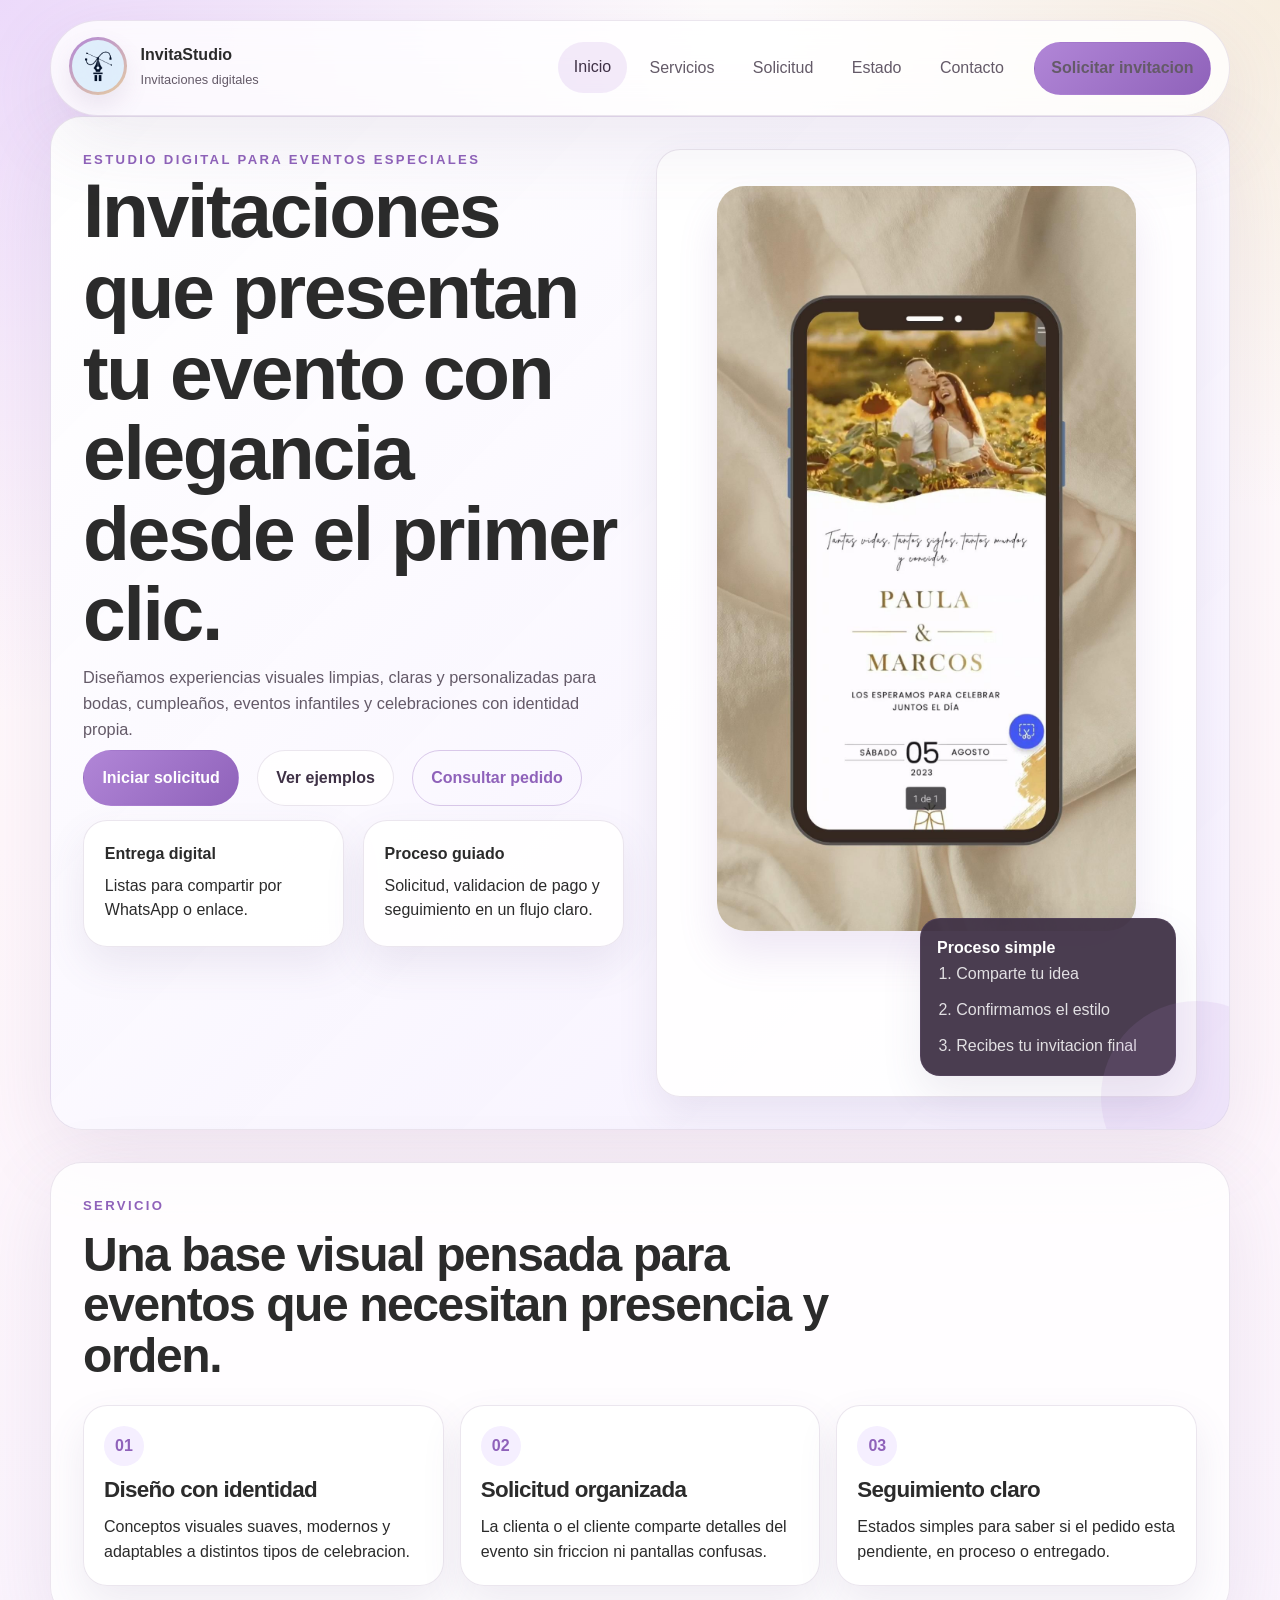
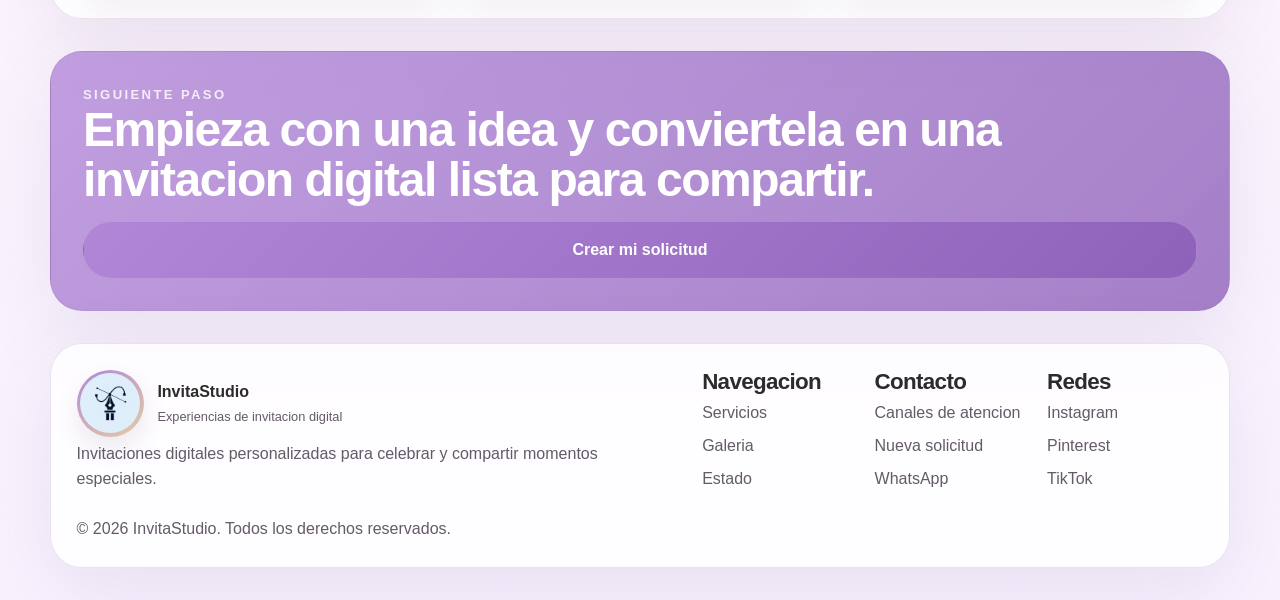
<file: public/index.html>
<!DOCTYPE html>
<html lang="es">
<head>
    <meta charset="UTF-8">
    <meta name="viewport" content="width=device-width, initial-scale=1.0">
    <title>InvitaStudio | Invitaciones digitales con estilo</title>
    <meta name="description" content="InvitaStudio crea invitaciones digitales personalizadas con una experiencia visual elegante, proceso claro y seguimiento sencillo para cada evento.">
    <link rel="stylesheet" href="assets/css/base.css">
    <link rel="stylesheet" href="assets/css/layout.css">
    <link rel="stylesheet" href="assets/css/components.css">
    <link rel="stylesheet" href="assets/css/pages.css">
    <link rel="stylesheet" href="assets/css/responsive.css">
    <script src="assets/js/app.js?v=20260528-1" defer></script>
</head>
<body data-page="home">
    <a class="skip-link" href="#main-content">Saltar al contenido</a>

    <div class="page-shell">
        <header class="site-header" data-site-header>
            <div class="brand-block">
                <a class="brand-mark" href="index.html" aria-label="InvitaStudio inicio">
                    <span class="brand-mark__symbol brand-mark__symbol--image" aria-hidden="true">
                        <img class="brand-mark__image" src="assets/img/invita_stuidio_isotipo.png" alt="">
                    </span>
                    <span class="brand-mark__text">
                        <strong>InvitaStudio</strong>
                        <small>Invitaciones digitales</small>
                    </span>
                </a>
            </div>

            <button class="nav-toggle" type="button" aria-expanded="false" aria-controls="site-nav" aria-label="Abrir menu">
                <span></span>
                <span></span>
                <span></span>
            </button>

            <nav class="site-nav" id="site-nav" aria-label="Principal">
                <a href="index.html" data-nav="home">Inicio</a>
                <a href="services.html" data-nav="services">Servicios</a>
                <a href="request.html" data-nav="request">Solicitud</a>
                <a href="status.html" data-nav="status">Estado</a>
                <a href="contact.html" data-nav="contact">Contacto</a>
                <a class="button button-primary button-nav" href="request.html">Solicitar invitacion</a>
            </nav>
        </header>

        <main id="main-content">
            <section class="hero-section hero-home">
                <div class="hero-copy">
                    <p class="eyebrow">Estudio digital para eventos especiales</p>
                    <h1>Invitaciones que presentan tu evento con elegancia desde el primer clic.</h1>
                    <p class="lead">
                        Diseñamos experiencias visuales limpias, claras y personalizadas para bodas, cumpleaños,
                        eventos infantiles y celebraciones con identidad propia.
                    </p>

                    <div class="hero-actions">
                        <a class="button button-primary" href="request.html">Iniciar solicitud</a>
                        <a class="button button-secondary" href="gallery.html">Ver ejemplos</a>
                        <a class="button button-outline" href="status.html">Consultar pedido</a>
                    </div>

                    <div class="hero-metrics">
                        <article class="metric-card">
                            <strong>Entrega digital</strong>
                            <span>Listas para compartir por WhatsApp o enlace.</span>
                        </article>
                        <article class="metric-card">
                            <strong>Proceso guiado</strong>
                            <span>Solicitud, validacion de pago y seguimiento en un flujo claro.</span>
                        </article>
                    </div>
                </div>

                <aside class="hero-visual card-surface">
                    <div class="mockup-stack">
                        <figure class="invitation-preview invitation-preview--image">
                            <img src="assets/img/invitacion_paula_marcos.jpg" alt="Invitacion digital de Paula y Marcos">
                        </figure>
                        <div class="floating-note">
                            <strong>Proceso simple</strong>
                            <ol class="number-list">
                                <li>Comparte tu idea</li>
                                <li>Confirmamos el estilo</li>
                                <li>Recibes tu invitacion final</li>
                            </ol>
                        </div>
                    </div>
                </aside>
            </section>

            <section class="content-section">
                <div class="section-heading">
                    <p class="eyebrow">Servicio</p>
                    <h2>Una base visual pensada para eventos que necesitan presencia y orden.</h2>
                </div>

                <div class="card-grid card-grid-three">
                    <article class="feature-card">
                        <span class="feature-icon">01</span>
                        <h3>Diseño con identidad</h3>
                        <p>Conceptos visuales suaves, modernos y adaptables a distintos tipos de celebracion.</p>
                    </article>
                    <article class="feature-card">
                        <span class="feature-icon">02</span>
                        <h3>Solicitud organizada</h3>
                        <p>La clienta o el cliente comparte detalles del evento sin friccion ni pantallas confusas.</p>
                    </article>
                    <article class="feature-card">
                        <span class="feature-icon">03</span>
                        <h3>Seguimiento claro</h3>
                        <p>Estados simples para saber si el pedido esta pendiente, en proceso o entregado.</p>
                    </article>
                </div>
            </section>

            <section class="content-section cta-band">
                <div>
                    <p class="eyebrow">Siguiente paso</p>
                    <h2>Empieza con una idea y conviertela en una invitacion digital lista para compartir.</h2>
                </div>
                <a class="button button-primary" href="request.html">Crear mi solicitud</a>
            </section>
        </main>

        <footer class="site-footer">
            <div>
                <a class="brand-mark brand-mark--footer" href="index.html">
                    <span class="brand-mark__symbol brand-mark__symbol--image brand-mark__symbol--footer" aria-hidden="true">
                        <img class="brand-mark__image brand-mark__image--footer" src="assets/img/invita_stuidio_isotipo.png" alt="">
                    </span>
                    <span class="brand-mark__text">
                        <strong>InvitaStudio</strong>
                        <small>Experiencias de invitacion digital</small>
                    </span>
                </a>
                <p class="footer-copy">
                    Invitaciones digitales personalizadas para celebrar y compartir momentos especiales.
                </p>
            </div>

            <div class="footer-links">
                <div>
                    <h3>Navegacion</h3>
                    <a href="services.html">Servicios</a>
                    <a href="gallery.html">Galeria</a>
                    <a href="status.html">Estado</a>
                </div>
                <div>
                    <h3>Contacto</h3>
                    <a href="contact.html">Canales de atencion</a>
                    <a href="request.html">Nueva solicitud</a>
                    <span>WhatsApp</span>
                </div>
                <div>
                    <h3>Redes</h3>
                    <span>Instagram</span>
                    <span>Pinterest</span>
                    <span>TikTok</span>
                </div>
            </div>

            <p class="footer-meta">&copy; <span data-current-year></span> InvitaStudio. Todos los derechos reservados.</p>
        </footer>
    </div>
</body>
</html>
</file>
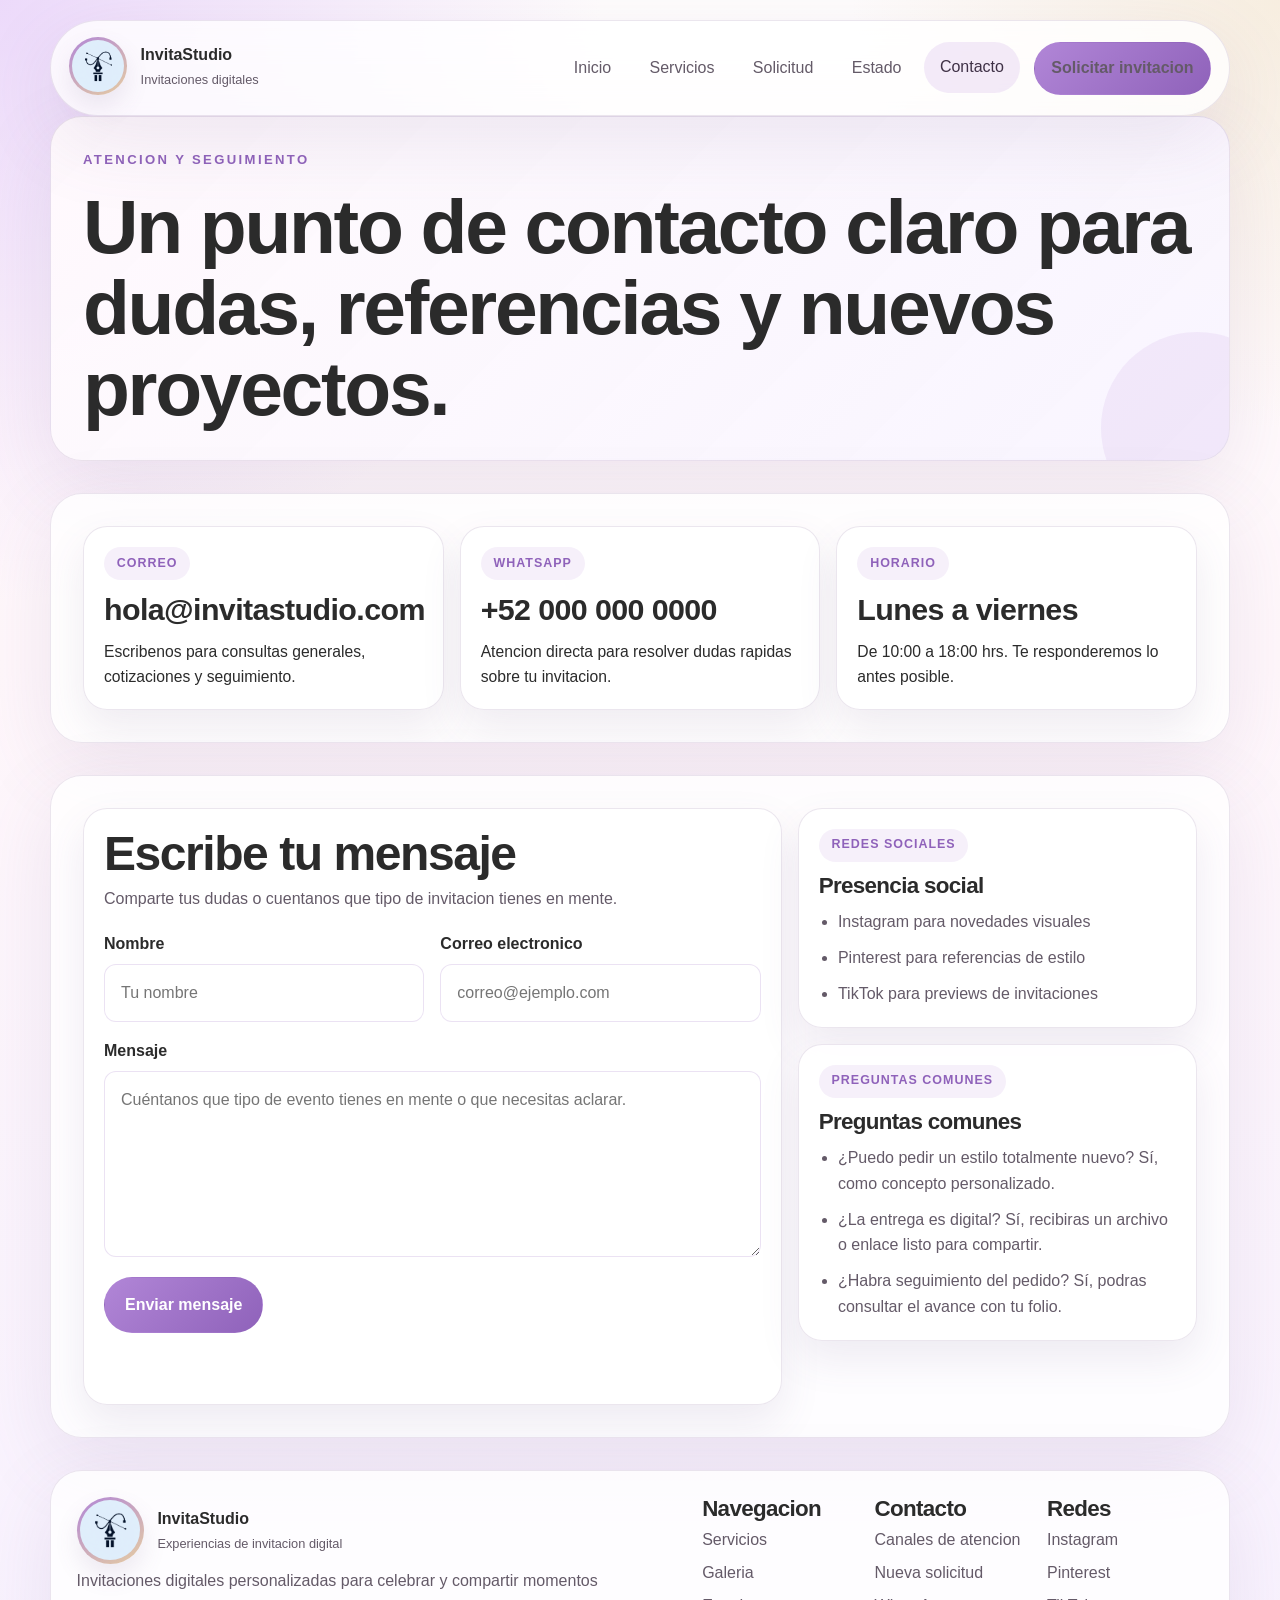
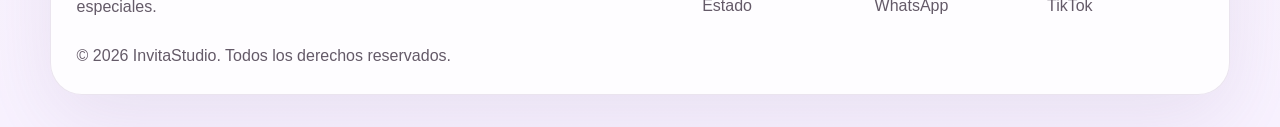
<file: public/contact.html>
<!DOCTYPE html>
<html lang="es">
<head>
    <meta charset="UTF-8">
    <meta name="viewport" content="width=device-width, initial-scale=1.0">
    <title>InvitaStudio | Contacto y atencion</title>
    <meta name="description" content="Encuentra los canales de contacto de InvitaStudio para resolver dudas, pedir cotizaciones y dar seguimiento a tu invitacion digital.">
    <link rel="stylesheet" href="assets/css/base.css">
    <link rel="stylesheet" href="assets/css/layout.css">
    <link rel="stylesheet" href="assets/css/components.css">
    <link rel="stylesheet" href="assets/css/pages.css">
    <link rel="stylesheet" href="assets/css/responsive.css">
    <script src="assets/js/app.js?v=20260528-1" defer></script>
</head>
<body data-page="contact">
    <a class="skip-link" href="#main-content">Saltar al contenido</a>

    <div class="page-shell">
        <header class="site-header" data-site-header>
            <div class="brand-block">
                <a class="brand-mark" href="index.html" aria-label="InvitaStudio inicio">
                    <span class="brand-mark__symbol brand-mark__symbol--image" aria-hidden="true">
                        <img class="brand-mark__image" src="assets/img/invita_stuidio_isotipo.png" alt="">
                    </span>
                    <span class="brand-mark__text">
                        <strong>InvitaStudio</strong>
                        <small>Invitaciones digitales</small>
                    </span>
                </a>
            </div>

            <button class="nav-toggle" type="button" aria-expanded="false" aria-controls="site-nav" aria-label="Abrir menu">
                <span></span>
                <span></span>
                <span></span>
            </button>

            <nav class="site-nav" id="site-nav" aria-label="Principal">
                <a href="index.html" data-nav="home">Inicio</a>
                <a href="services.html" data-nav="services">Servicios</a>
                <a href="request.html" data-nav="request">Solicitud</a>
                <a href="status.html" data-nav="status">Estado</a>
                <a href="contact.html" data-nav="contact">Contacto</a>
                <a class="button button-primary button-nav" href="request.html">Solicitar invitacion</a>
            </nav>
        </header>

        <main id="main-content">
            <section class="page-banner page-banner-contact">
                <p class="eyebrow">Atencion y seguimiento</p>
                <h1>Un punto de contacto claro para dudas, referencias y nuevos proyectos.</h1>
            </section>

            <section class="content-section">
                <div class="card-grid card-grid-three">
                    <article class="contact-card">
                        <span class="chip">Correo</span>
                        <h2>hola@invitastudio.com</h2>
                        <p>Escribenos para consultas generales, cotizaciones y seguimiento.</p>
                    </article>
                    <article class="contact-card">
                        <span class="chip">WhatsApp</span>
                        <h2>+52 000 000 0000</h2>
                        <p>Atencion directa para resolver dudas rapidas sobre tu invitacion.</p>
                    </article>
                    <article class="contact-card">
                        <span class="chip">Horario</span>
                        <h2>Lunes a viernes</h2>
                        <p>De 10:00 a 18:00 hrs. Te responderemos lo antes posible.</p>
                    </article>
                </div>
            </section>

            <section class="content-section">
                <div class="split-layout split-layout--wide">
                    <form class="card-surface form-panel" data-placeholder-form="Mensaje enviado. Te contactaremos pronto.">
                        <div class="form-panel__header">
                            <h2>Escribe tu mensaje</h2>
                            <p>Comparte tus dudas o cuentanos que tipo de invitacion tienes en mente.</p>
                        </div>

                        <div class="form-grid">
                            <div class="form-field">
                                <label for="contact-name">Nombre</label>
                                <input id="contact-name" name="contactName" type="text" placeholder="Tu nombre">
                            </div>
                            <div class="form-field">
                                <label for="contact-email">Correo electronico</label>
                                <input id="contact-email" name="contactEmail" type="email" placeholder="correo@ejemplo.com">
                            </div>
                            <div class="form-field form-field--full">
                                <label for="contact-message">Mensaje</label>
                                <textarea id="contact-message" name="contactMessage" rows="6" placeholder="Cuéntanos que tipo de evento tienes en mente o que necesitas aclarar."></textarea>
                            </div>
                        </div>

                        <div class="form-actions">
                            <button class="button button-primary" type="submit">Enviar mensaje</button>
                        </div>

                        <p class="form-feedback" aria-live="polite"></p>
                    </form>

                    <aside class="aside-stack">
                        <article class="card-surface info-card">
                            <span class="chip">Redes sociales</span>
                            <h3>Presencia social</h3>
                            <ul class="feature-list">
                                <li>Instagram para novedades visuales</li>
                                <li>Pinterest para referencias de estilo</li>
                                <li>TikTok para previews de invitaciones</li>
                            </ul>
                        </article>

                        <article class="card-surface info-card">
                            <span class="chip">Preguntas comunes</span>
                            <h3>Preguntas comunes</h3>
                            <ul class="feature-list">
                                <li>¿Puedo pedir un estilo totalmente nuevo? Sí, como concepto personalizado.</li>
                                <li>¿La entrega es digital? Sí, recibiras un archivo o enlace listo para compartir.</li>
                                <li>¿Habra seguimiento del pedido? Sí, podras consultar el avance con tu folio.</li>
                            </ul>
                        </article>
                    </aside>
                </div>
            </section>
        </main>

        <footer class="site-footer">
            <div>
                <a class="brand-mark brand-mark--footer" href="index.html">
                    <span class="brand-mark__symbol brand-mark__symbol--image brand-mark__symbol--footer" aria-hidden="true">
                        <img class="brand-mark__image brand-mark__image--footer" src="assets/img/invita_stuidio_isotipo.png" alt="">
                    </span>
                    <span class="brand-mark__text">
                        <strong>InvitaStudio</strong>
                        <small>Experiencias de invitacion digital</small>
                    </span>
                </a>
                <p class="footer-copy">Invitaciones digitales personalizadas para celebrar y compartir momentos especiales.</p>
            </div>

            <div class="footer-links">
                <div>
                    <h3>Navegacion</h3>
                    <a href="services.html">Servicios</a>
                    <a href="gallery.html">Galeria</a>
                    <a href="status.html">Estado</a>
                </div>
                <div>
                    <h3>Contacto</h3>
                    <a href="contact.html">Canales de atencion</a>
                    <a href="request.html">Nueva solicitud</a>
                    <span>WhatsApp</span>
                </div>
                <div>
                    <h3>Redes</h3>
                    <span>Instagram</span>
                    <span>Pinterest</span>
                    <span>TikTok</span>
                </div>
            </div>

            <p class="footer-meta">&copy; <span data-current-year></span> InvitaStudio. Todos los derechos reservados.</p>
        </footer>
    </div>
</body>
</html>
</file>
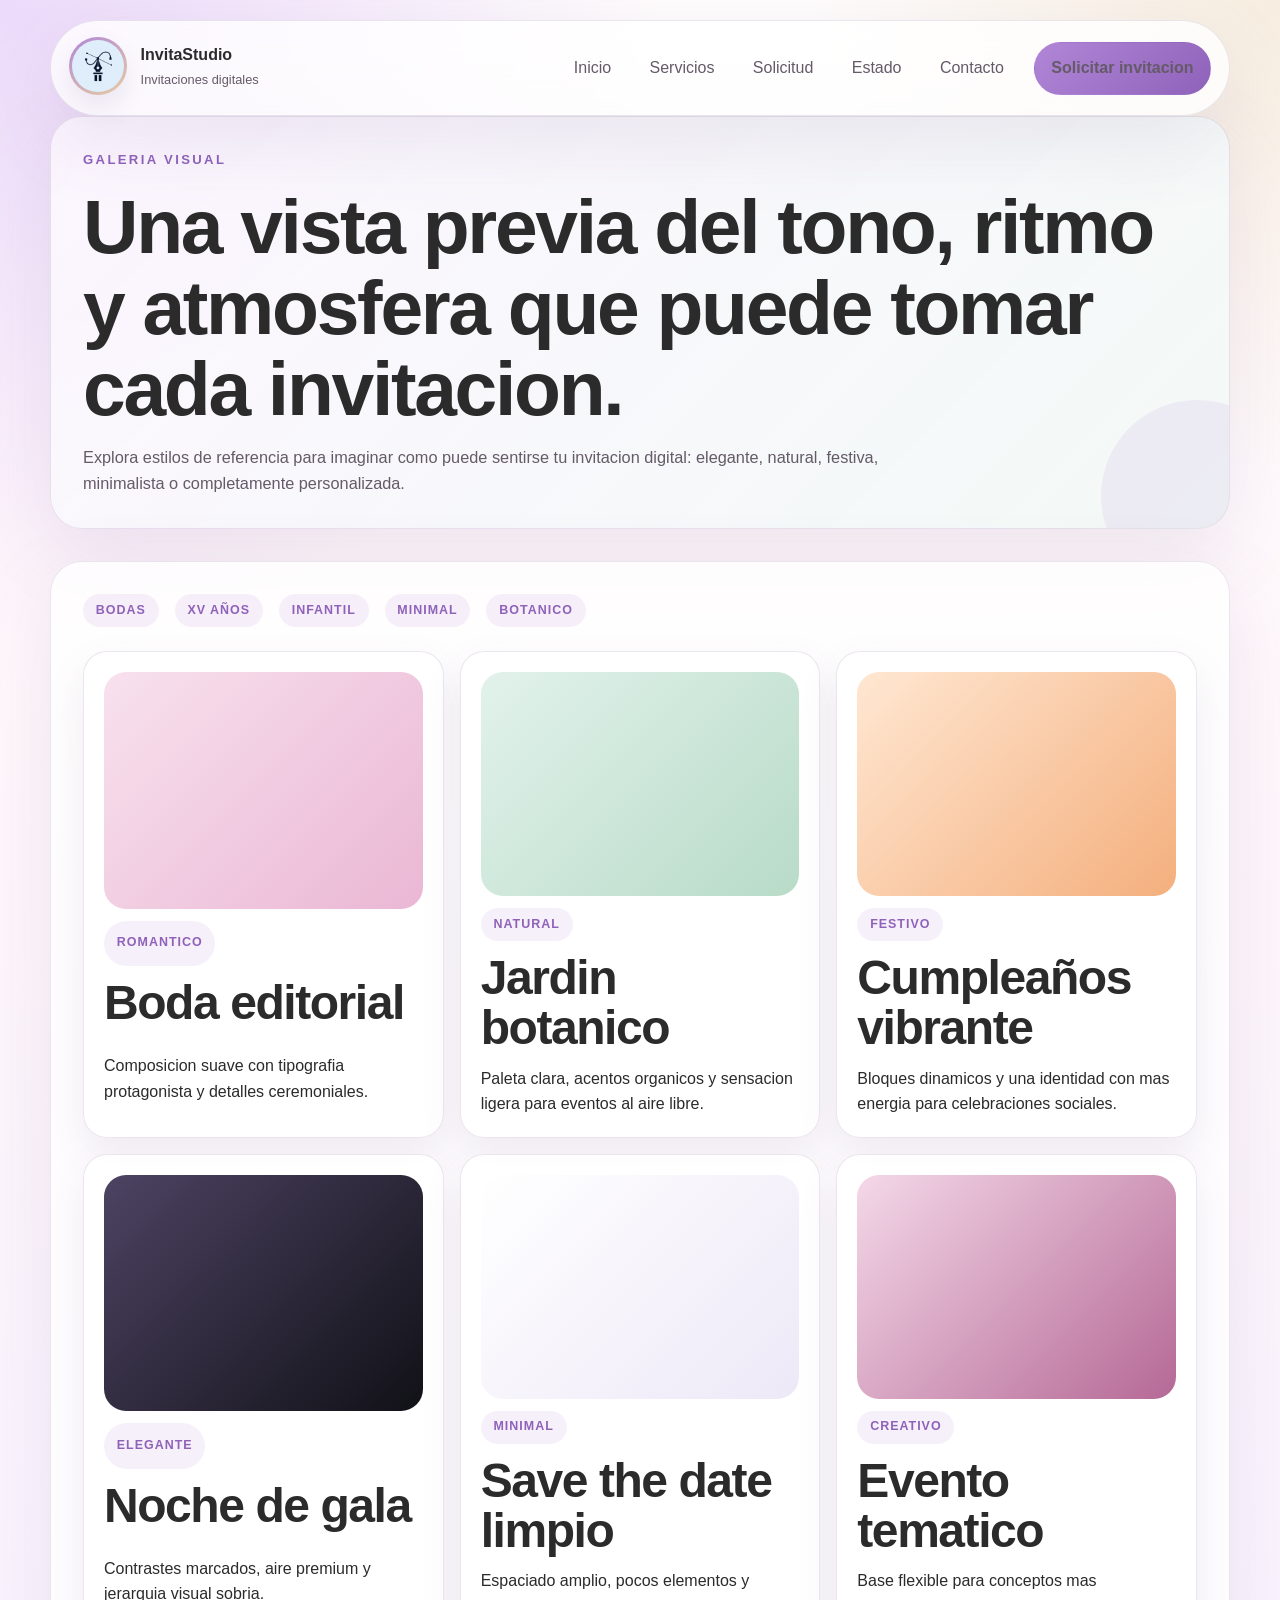
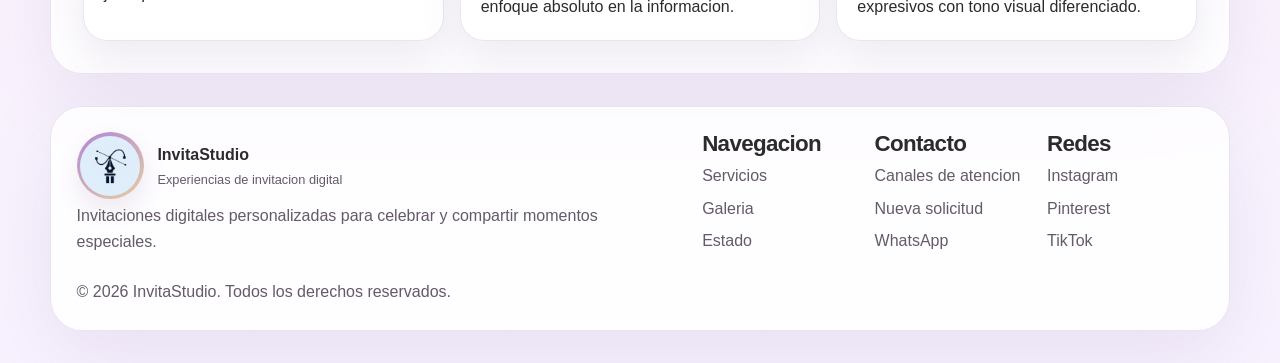
<file: public/gallery.html>
<!DOCTYPE html>
<html lang="es">
<head>
    <meta charset="UTF-8">
    <meta name="viewport" content="width=device-width, initial-scale=1.0">
    <title>InvitaStudio | Galeria de estilos</title>
    <meta name="description" content="Explora ejemplos de estilos, categorias y composiciones para invitaciones digitales personalizadas de InvitaStudio.">
    <link rel="stylesheet" href="assets/css/base.css">
    <link rel="stylesheet" href="assets/css/layout.css">
    <link rel="stylesheet" href="assets/css/components.css">
    <link rel="stylesheet" href="assets/css/pages.css">
    <link rel="stylesheet" href="assets/css/responsive.css">
    <script src="assets/js/app.js?v=20260528-1" defer></script>
</head>
<body data-page="gallery">
    <a class="skip-link" href="#main-content">Saltar al contenido</a>

    <div class="page-shell">
        <header class="site-header" data-site-header>
            <div class="brand-block">
                <a class="brand-mark" href="index.html" aria-label="InvitaStudio inicio">
                    <span class="brand-mark__symbol brand-mark__symbol--image" aria-hidden="true">
                        <img class="brand-mark__image" src="assets/img/invita_stuidio_isotipo.png" alt="">
                    </span>
                    <span class="brand-mark__text">
                        <strong>InvitaStudio</strong>
                        <small>Invitaciones digitales</small>
                    </span>
                </a>
            </div>

            <button class="nav-toggle" type="button" aria-expanded="false" aria-controls="site-nav" aria-label="Abrir menu">
                <span></span>
                <span></span>
                <span></span>
            </button>

            <nav class="site-nav" id="site-nav" aria-label="Principal">
                <a href="index.html" data-nav="home">Inicio</a>
                <a href="services.html" data-nav="services">Servicios</a>
                <a href="request.html" data-nav="request">Solicitud</a>
                <a href="status.html" data-nav="status">Estado</a>
                <a href="contact.html" data-nav="contact">Contacto</a>
                <a class="button button-primary button-nav" href="request.html">Solicitar invitacion</a>
            </nav>
        </header>

        <main id="main-content">
            <section class="page-banner page-banner-gallery">
                <p class="eyebrow">Galeria visual</p>
                <h1>Una vista previa del tono, ritmo y atmosfera que puede tomar cada invitacion.</h1>
                <p class="lead">
                    Explora estilos de referencia para imaginar como puede sentirse tu invitacion digital:
                    elegante, natural, festiva, minimalista o completamente personalizada.
                </p>
            </section>

            <section class="content-section">
                <div class="chip-row">
                    <span class="chip">Bodas</span>
                    <span class="chip">XV años</span>
                    <span class="chip">Infantil</span>
                    <span class="chip">Minimal</span>
                    <span class="chip">Botanico</span>
                </div>

                <div class="gallery-grid">
                    <article class="gallery-card">
                        <div class="gallery-placeholder gallery-placeholder--blush"></div>
                        <span class="chip">Romantico</span>
                        <h2>Boda editorial</h2>
                        <p>Composicion suave con tipografia protagonista y detalles ceremoniales.</p>
                    </article>
                    <article class="gallery-card">
                        <div class="gallery-placeholder gallery-placeholder--mint"></div>
                        <span class="chip">Natural</span>
                        <h2>Jardin botanico</h2>
                        <p>Paleta clara, acentos organicos y sensacion ligera para eventos al aire libre.</p>
                    </article>
                    <article class="gallery-card">
                        <div class="gallery-placeholder gallery-placeholder--sunset"></div>
                        <span class="chip">Festivo</span>
                        <h2>Cumpleaños vibrante</h2>
                        <p>Bloques dinamicos y una identidad con mas energia para celebraciones sociales.</p>
                    </article>
                    <article class="gallery-card">
                        <div class="gallery-placeholder gallery-placeholder--midnight"></div>
                        <span class="chip">Elegante</span>
                        <h2>Noche de gala</h2>
                        <p>Contrastes marcados, aire premium y jerarquia visual sobria.</p>
                    </article>
                    <article class="gallery-card">
                        <div class="gallery-placeholder gallery-placeholder--pearl"></div>
                        <span class="chip">Minimal</span>
                        <h2>Save the date limpio</h2>
                        <p>Espaciado amplio, pocos elementos y enfoque absoluto en la informacion.</p>
                    </article>
                    <article class="gallery-card">
                        <div class="gallery-placeholder gallery-placeholder--berry"></div>
                        <span class="chip">Creativo</span>
                        <h2>Evento tematico</h2>
                        <p>Base flexible para conceptos mas expresivos con tono visual diferenciado.</p>
                    </article>
                </div>
            </section>
        </main>

        <footer class="site-footer">
            <div>
                <a class="brand-mark brand-mark--footer" href="index.html">
                    <span class="brand-mark__symbol brand-mark__symbol--image brand-mark__symbol--footer" aria-hidden="true">
                        <img class="brand-mark__image brand-mark__image--footer" src="assets/img/invita_stuidio_isotipo.png" alt="">
                    </span>
                    <span class="brand-mark__text">
                        <strong>InvitaStudio</strong>
                        <small>Experiencias de invitacion digital</small>
                    </span>
                </a>
                <p class="footer-copy">Invitaciones digitales personalizadas para celebrar y compartir momentos especiales.</p>
            </div>

            <div class="footer-links">
                <div>
                    <h3>Navegacion</h3>
                    <a href="services.html">Servicios</a>
                    <a href="gallery.html">Galeria</a>
                    <a href="status.html">Estado</a>
                </div>
                <div>
                    <h3>Contacto</h3>
                    <a href="contact.html">Canales de atencion</a>
                    <a href="request.html">Nueva solicitud</a>
                    <span>WhatsApp</span>
                </div>
                <div>
                    <h3>Redes</h3>
                    <span>Instagram</span>
                    <span>Pinterest</span>
                    <span>TikTok</span>
                </div>
            </div>

            <p class="footer-meta">&copy; <span data-current-year></span> InvitaStudio. Todos los derechos reservados.</p>
        </footer>
    </div>
</body>
</html>
</file>
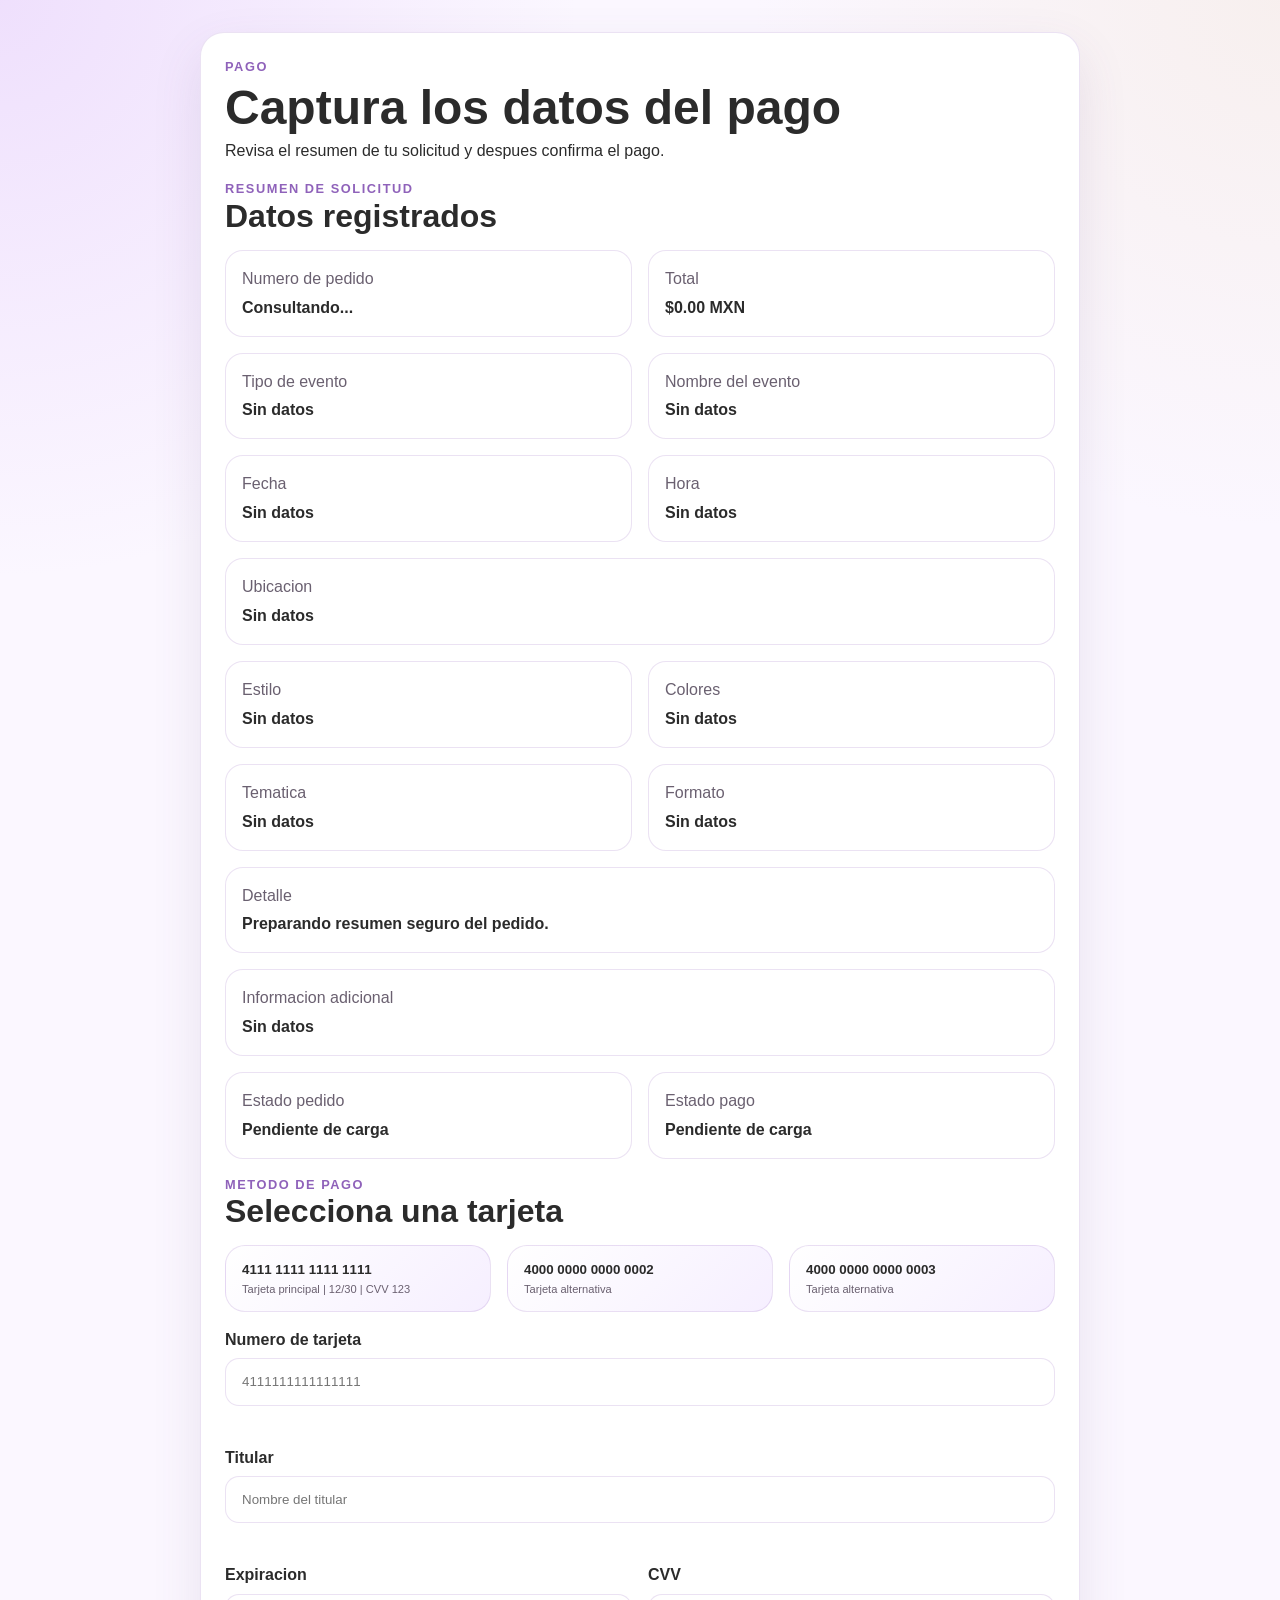
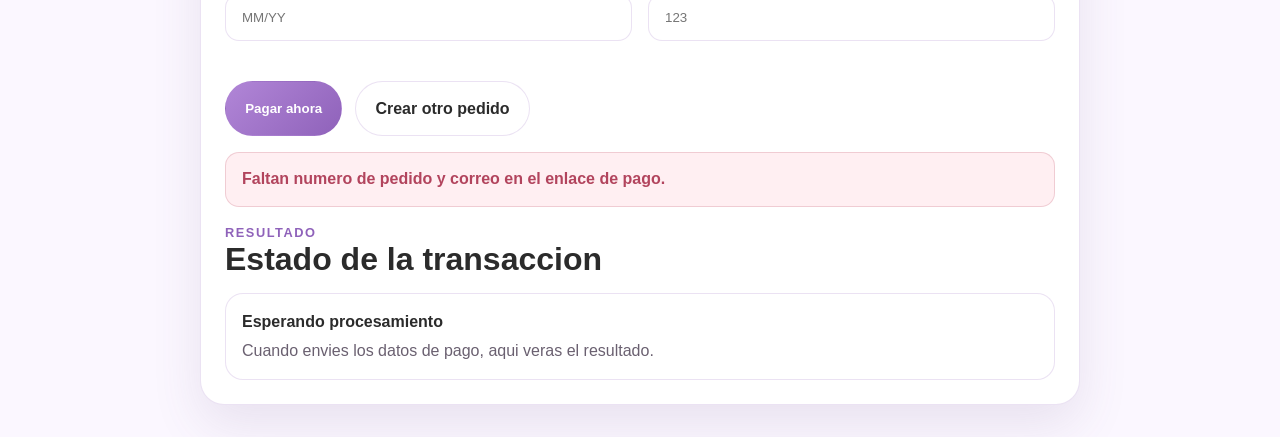
<file: public/payment.html>
<!DOCTYPE html>
<html lang="es">
<head>
    <meta charset="UTF-8">
    <meta name="viewport" content="width=device-width, initial-scale=1.0">
    <title>InvitaStudio | Pago</title>
    <meta name="description" content="Confirma el pago de tu invitacion digital en InvitaStudio.">
    <style>
        :root {
            --bg: #fbf7ff;
            --surface: #ffffff;
            --surface-soft: #f6efff;
            --border: rgba(143, 98, 186, 0.18);
            --text: #2b2b2b;
            --text-soft: #6a6070;
            --primary: #8f62ba;
            --primary-soft: #efe4fb;
            --danger: #b2445d;
            --success: #2f6c4a;
            --shadow: 0 20px 50px rgba(101, 74, 126, 0.12);
            --radius: 24px;
        }

        * {
            box-sizing: border-box;
        }

        body {
            margin: 0;
            min-height: 100vh;
            background:
                radial-gradient(circle at top left, rgba(216, 180, 248, 0.35), transparent 24%),
                radial-gradient(circle at top right, rgba(230, 205, 162, 0.18), transparent 22%),
                var(--bg);
            color: var(--text);
            font: 16px/1.5 "Poppins", "Segoe UI", sans-serif;
        }

        .payment-shell {
            width: min(100% - 2rem, 880px);
            margin: 2rem auto;
        }

        .payment-card {
            display: grid;
            gap: 1rem;
            padding: 1.5rem;
            border: 1px solid var(--border);
            border-radius: var(--radius);
            background: var(--surface);
            box-shadow: var(--shadow);
        }

        .payment-head {
            display: grid;
            gap: 0.4rem;
        }

        .eyebrow {
            color: var(--primary);
            font-size: 0.8rem;
            font-weight: 700;
            letter-spacing: 0.12em;
            text-transform: uppercase;
        }

        h1, h2, h3, p {
            margin: 0;
        }

        h1 {
            font-size: clamp(2rem, 5vw, 3rem);
            line-height: 1.05;
        }

        h2 {
            font-size: clamp(1.4rem, 3vw, 2rem);
            line-height: 1.1;
        }

        .payment-grid,
        .summary-grid,
        .card-picker,
        .field-grid {
            display: grid;
            gap: 1rem;
        }

        .summary-grid,
        .field-grid {
            grid-template-columns: repeat(2, minmax(0, 1fr));
        }

        .summary-item,
        .state-item {
            display: grid;
            gap: 0.3rem;
            padding: 1rem;
            border: 1px solid var(--border);
            border-radius: 18px;
            background: #fff;
        }

        .summary-item--full {
            grid-column: 1 / -1;
        }

        .summary-item span,
        .state-item span,
        .card-option small,
        .field-help {
            color: var(--text-soft);
        }

        .states {
            display: grid;
            gap: 1rem;
            grid-template-columns: repeat(2, minmax(0, 1fr));
        }

        .card-picker {
            grid-template-columns: repeat(3, minmax(0, 1fr));
        }

        .card-option {
            display: grid;
            gap: 0.35rem;
            width: 100%;
            padding: 1rem;
            border: 1px solid var(--border);
            border-radius: 20px;
            background: linear-gradient(135deg, #fff, var(--surface-soft));
            color: var(--text);
            text-align: left;
            cursor: pointer;
        }

        .card-option.is-selected {
            border-color: rgba(143, 98, 186, 0.5);
            background: linear-gradient(135deg, var(--surface-soft), #fff);
        }

        .field {
            display: grid;
            gap: 0.4rem;
            min-width: 0;
        }

        .field--full {
            grid-column: 1 / -1;
        }

        label {
            font-weight: 600;
        }

        input {
            width: 100%;
            padding: 0.95rem 1rem;
            border: 1px solid var(--border);
            border-radius: 14px;
            background: #fff;
        }

        input[disabled] {
            opacity: 0.7;
        }

        .field-error {
            min-height: 1.1rem;
            color: var(--danger);
            font-size: 0.88rem;
            font-weight: 600;
        }

        .actions {
            display: flex;
            flex-wrap: wrap;
            gap: 0.8rem;
        }

        .button {
            display: inline-flex;
            align-items: center;
            justify-content: center;
            min-height: 48px;
            padding: 0.9rem 1.2rem;
            border: 1px solid transparent;
            border-radius: 999px;
            font-weight: 600;
            text-decoration: none;
            cursor: pointer;
        }

        .button-primary {
            background: linear-gradient(135deg, #b186d7, #8f62ba);
            color: #fff;
        }

        .button-secondary {
            border-color: var(--border);
            background: #fff;
            color: var(--text);
        }

        .feedback {
            min-height: 1.5rem;
            padding: 0.9rem 1rem;
            border-radius: 14px;
            border: 1px solid transparent;
            font-weight: 600;
        }

        .feedback.is-info {
            border-color: var(--border);
            background: var(--surface-soft);
        }

        .feedback.is-error {
            border-color: rgba(178, 68, 93, 0.2);
            background: rgba(255, 239, 242, 0.95);
            color: var(--danger);
        }

        .feedback.is-success {
            border-color: rgba(47, 108, 74, 0.2);
            background: rgba(232, 248, 239, 0.96);
            color: var(--success);
        }

        @media (max-width: 760px) {
            .summary-grid,
            .field-grid,
            .states,
            .card-picker {
                grid-template-columns: minmax(0, 1fr);
            }

            .payment-shell {
                width: min(100% - 1rem, 880px);
                margin: 1rem auto;
            }
        }
    </style>
</head>
<body>
    <main class="payment-shell">
        <section class="payment-card">
                <div class="payment-head">
                    <p class="eyebrow">Pago</p>
                    <h1>Captura los datos del pago</h1>
                    <p>Revisa el resumen de tu solicitud y despues confirma el pago.</p>
                </div>

            <section class="payment-grid">
                <div>
                    <p class="eyebrow">Resumen de solicitud</p>
                    <h2>Datos registrados</h2>
                </div>

                <div class="summary-grid">
                    <article class="summary-item">
                        <span>Numero de pedido</span>
                        <strong id="order-number">Consultando...</strong>
                    </article>
                    <article class="summary-item">
                        <span>Total</span>
                        <strong id="order-total">$0.00 MXN</strong>
                    </article>
                    <article class="summary-item">
                        <span>Tipo de evento</span>
                        <strong id="order-type">Sin datos</strong>
                    </article>
                    <article class="summary-item">
                        <span>Nombre del evento</span>
                        <strong id="order-name">Sin datos</strong>
                    </article>
                    <article class="summary-item">
                        <span>Fecha</span>
                        <strong id="order-date">Sin datos</strong>
                    </article>
                    <article class="summary-item">
                        <span>Hora</span>
                        <strong id="order-time">Sin datos</strong>
                    </article>
                    <article class="summary-item summary-item--full">
                        <span>Ubicacion</span>
                        <strong id="order-location">Sin datos</strong>
                    </article>
                    <article class="summary-item">
                        <span>Estilo</span>
                        <strong id="order-style">Sin datos</strong>
                    </article>
                    <article class="summary-item">
                        <span>Colores</span>
                        <strong id="order-colors">Sin datos</strong>
                    </article>
                    <article class="summary-item">
                        <span>Tematica</span>
                        <strong id="order-theme">Sin datos</strong>
                    </article>
                    <article class="summary-item">
                        <span>Formato</span>
                        <strong id="order-format">Sin datos</strong>
                    </article>
                    <article class="summary-item summary-item--full">
                        <span>Detalle</span>
                        <strong id="order-message">Preparando resumen seguro del pedido.</strong>
                    </article>
                    <article class="summary-item summary-item--full">
                        <span>Informacion adicional</span>
                        <strong id="order-notes">Sin datos</strong>
                    </article>
                </div>

                <div class="states">
                    <article class="state-item">
                        <span>Estado pedido</span>
                        <strong id="order-status">Pendiente de carga</strong>
                    </article>
                    <article class="state-item">
                        <span>Estado pago</span>
                        <strong id="payment-status">Pendiente de carga</strong>
                    </article>
                </div>
            </section>

            <section class="payment-grid" aria-labelledby="payment-card-title">
                <div>
                    <p class="eyebrow">Metodo de pago</p>
                    <h2 id="payment-card-title">Selecciona una tarjeta</h2>
                </div>

                <div class="card-picker" id="card-picker">
                    <button class="card-option" type="button" data-number="4111111111111111" data-holder="Invitado Principal" data-exp="12/30" data-cvv="123">
                        <strong>4111 1111 1111 1111</strong>
                        <small>Tarjeta principal | 12/30 | CVV 123</small>
                    </button>
                    <button class="card-option" type="button" data-number="4000000000000002" data-holder="Invitado Principal" data-exp="12/30" data-cvv="222">
                        <strong>4000 0000 0000 0002</strong>
                        <small>Tarjeta alternativa</small>
                    </button>
                    <button class="card-option" type="button" data-number="4000000000000003" data-holder="Invitado Principal" data-exp="12/30" data-cvv="333">
                        <strong>4000 0000 0000 0003</strong>
                        <small>Tarjeta alternativa</small>
                    </button>
                </div>
            </section>

            <form id="payment-form" novalidate>
                <div class="field-grid">
                    <div class="field field--full">
                        <label for="numero_tarjeta">Numero de tarjeta</label>
                        <input id="numero_tarjeta" name="numero_tarjeta" type="text" inputmode="numeric" placeholder="4111111111111111">
                        <p class="field-error" data-error-for="numero_tarjeta"></p>
                    </div>

                    <div class="field field--full">
                        <label for="titular">Titular</label>
                        <input id="titular" name="titular" type="text" placeholder="Nombre del titular">
                        <p class="field-error" data-error-for="titular"></p>
                    </div>

                    <div class="field">
                        <label for="fecha_expiracion">Expiracion</label>
                        <input id="fecha_expiracion" name="fecha_expiracion" type="text" inputmode="numeric" placeholder="MM/YY" maxlength="5">
                        <p class="field-error" data-error-for="fecha_expiracion"></p>
                    </div>

                    <div class="field">
                        <label for="cvv">CVV</label>
                        <input id="cvv" name="cvv" type="password" inputmode="numeric" placeholder="123" maxlength="4">
                        <p class="field-error" data-error-for="cvv"></p>
                    </div>
                </div>

                <div class="actions" style="margin-top: 1rem;">
                    <button class="button button-primary" id="submit-button" type="submit">Pagar ahora</button>
                    <a class="button button-secondary" href="request.html">Crear otro pedido</a>
                </div>
            </form>

            <p id="payment-feedback" class="feedback is-info">Validando el pedido con numero y correo...</p>

            <section class="payment-grid">
                <div>
                    <p class="eyebrow">Resultado</p>
                    <h2>Estado de la transaccion</h2>
                </div>
                <article class="summary-item summary-item--full">
                    <strong id="result-title">Esperando procesamiento</strong>
                    <span id="result-message">Cuando envies los datos de pago, aqui veras el resultado.</span>
                </article>
            </section>
        </section>
    </main>

    <script>
        const backendBaseUrl = window.location.origin;
        const lookupEndpoint = buildApiUrl("status/lookup.php");
        const processEndpoint = buildApiUrl("payments/process.php");
        const form = document.getElementById("payment-form");
        const submitButton = document.getElementById("submit-button");
        const feedbackElement = document.getElementById("payment-feedback");
        const cardButtons = Array.from(document.querySelectorAll(".card-option"));

        const fields = {
            numero_tarjeta: document.getElementById("numero_tarjeta"),
            titular: document.getElementById("titular"),
            fecha_expiracion: document.getElementById("fecha_expiracion"),
            cvv: document.getElementById("cvv"),
        };

        const query = new URLSearchParams(window.location.search);
        const orderLookup = {
            numero_pedido: String(query.get("numero_pedido") || "").trim().toUpperCase(),
            correo: String(query.get("correo") || "").trim().toLowerCase(),
        };

        let isSubmitting = false;

        init();

        function buildApiUrl(path) {
            const normalizedPath = String(path || "").trim().replace(/^\/+/, "");

            return backendBaseUrl + "/api/" + normalizedPath;
        }

        async function init() {
            bindCardPicker();
            bindFieldSanitizers();

            if (!orderLookup.numero_pedido || !orderLookup.correo) {
                setFeedback("Faltan numero de pedido y correo en el enlace de pago.", "error");
                return;
            }

            try {
                const summary = await requestJson(lookupEndpoint, orderLookup);
                const data = summary.data || {};
                fillSummary(data);

                if (data.can_process_payment === true) {
                    setFeedback("Pedido validado. Puedes capturar o seleccionar una tarjeta para continuar.", "info");
                    disableCapture(false);
                    setSubmitAvailability(true);
                } else {
                    setFeedback("Este pedido ya no admite un nuevo pago. Puedes volver al inicio.", "info");
                    disableCapture(true);
                    setSubmitAvailability(false);
                    replaceActionsWithHomeButton();
                }
            } catch (error) {
                setFeedback(error.message || "No fue posible validar el pedido.", "error");
            }
        }

        form.addEventListener("submit", async (event) => {
            event.preventDefault();

            if (isSubmitting) {
                return;
            }

            clearErrors();
            const payload = buildPayload();
            const validationErrors = validatePayload(payload);

            if (validationErrors.length > 0) {
                renderErrors(validationErrors);
                setFeedback("Revisa los campos marcados antes de pagar.", "error");
                return;
            }

            isSubmitting = true;
            submitButton.disabled = true;
            submitButton.textContent = "Procesando pago...";
            setFeedback("Procesando pago...", "info");

            try {
                const response = await requestJson(processEndpoint, payload);
                const data = response.data || {};
                fillSummary(data);
                setResult("Pago aprobado", buildResultMessage(data, true));
                setFeedback(response.message || "Pago procesado correctamente.", "success");
                submitButton.textContent = "Pago confirmado";
                submitButton.disabled = true;
                disableCapture(true);
                replaceActionsWithHomeButton();
            } catch (error) {
                const data = error.data || {};

                if (data && data.simulacion_local === true) {
                    fillSummary(data);
                    setResult("Pago rechazado", buildResultMessage(data, false));
                    setFeedback(error.message || "El pago fue rechazado.", "error");
                    submitButton.textContent = "Pagar ahora";
                    submitButton.disabled = false;
                    disableCapture(false);
                } else {
                    setFeedback(error.message || "No fue posible procesar el pago.", "error");
                    submitButton.textContent = "Pagar ahora";
                    submitButton.disabled = false;
                }
            } finally {
                isSubmitting = false;
            }
        });

        function bindCardPicker() {
            cardButtons.forEach((button) => {
                button.addEventListener("click", () => {
                    cardButtons.forEach((item) => item.classList.remove("is-selected"));
                    button.classList.add("is-selected");
                    fields.numero_tarjeta.value = button.dataset.number || "";
                    fields.titular.value = button.dataset.holder || "";
                    fields.fecha_expiracion.value = button.dataset.exp || "";
                    fields.cvv.value = button.dataset.cvv || "";
                });
            });
        }

        function replaceActionsWithHomeButton() {
            const actions = document.querySelector(".actions");

            if (!(actions instanceof HTMLElement)) {
                return;
            }

            actions.innerHTML = '<a class="button button-primary" href="index.html">Volver al inicio</a>';
        }

        function setSubmitAvailability(isAvailable) {
            submitButton.disabled = !isAvailable;
            submitButton.textContent = isAvailable ? "Pagar ahora" : "Pago no disponible";
        }

        function bindFieldSanitizers() {
            fields.numero_tarjeta.addEventListener("input", () => {
                fields.numero_tarjeta.value = fields.numero_tarjeta.value.replace(/\D+/g, "").slice(0, 19);
            });

            fields.cvv.addEventListener("input", () => {
                fields.cvv.value = fields.cvv.value.replace(/\D+/g, "").slice(0, 4);
            });

            fields.fecha_expiracion.addEventListener("input", () => {
                const digits = fields.fecha_expiracion.value.replace(/\D+/g, "").slice(0, 4);
                fields.fecha_expiracion.value = digits.length > 2
                    ? digits.slice(0, 2) + "/" + digits.slice(2)
                    : digits;
            });
        }

        function disableCapture(isDisabled) {
            Object.values(fields).forEach((field) => {
                field.disabled = isDisabled;
            });
            cardButtons.forEach((button) => {
                button.disabled = isDisabled;
            });
        }

        function buildPayload() {
            return {
                numero_pedido: orderLookup.numero_pedido,
                correo: orderLookup.correo,
                numero_tarjeta: fields.numero_tarjeta.value.trim(),
                titular: fields.titular.value.trim(),
                fecha_expiracion: fields.fecha_expiracion.value.trim(),
                cvv: fields.cvv.value.trim(),
            };
        }

        function validatePayload(payload) {
            const errors = [];

            if (!/^\d{13,19}$/.test(payload.numero_tarjeta)) {
                errors.push(["numero_tarjeta", "Ingresa una tarjeta valida."]);
            }
            if (payload.titular.length < 3) {
                errors.push(["titular", "Ingresa el titular de la tarjeta."]);
            }
            if (!/^(0[1-9]|1[0-2])\/\d{2}$/.test(payload.fecha_expiracion)) {
                errors.push(["fecha_expiracion", "Usa el formato MM/YY."]);
            }
            if (!/^\d{3,4}$/.test(payload.cvv)) {
                errors.push(["cvv", "Ingresa un CVV valido."]);
            }

            return errors;
        }

        function renderErrors(errors) {
            errors.forEach(([fieldName, message]) => {
                const errorElement = document.querySelector('[data-error-for="' + fieldName + '"]');
                if (errorElement) {
                    errorElement.textContent = message;
                }
            });
        }

        function clearErrors() {
            document.querySelectorAll(".field-error").forEach((element) => {
                element.textContent = "";
            });
        }

        function fillSummary(data) {
            setText("order-number", data.numero_pedido || orderLookup.numero_pedido || "Sin numero");
            setText("order-total", formatCurrency(data.monto_pago || 0));
            setText("order-type", data.tipo_evento || "Sin datos");
            setText("order-name", data.nombre_evento || "Sin datos");
            setText("order-message", data.mensaje_estado || data.mensaje_transaccion || "Sin detalles");
            setText("order-date", formatDate(data.fecha_evento));
            setText("order-time", formatTime(data.hora_evento));
            setText("order-location", data.ubicacion_evento || "Sin datos");
            setText("order-style", data.estilo_diseno || "Sin datos");
            setText("order-colors", data.colores || "Sin datos");
            setText("order-theme", data.tematica || "Sin datos");
            setText("order-format", getFormatLabel(data.formato_entrega));
            setText("order-notes", data.informacion_adicional || "Sin datos");
            setText("order-status", getOrderStatusLabel(data.estado_pedido));
            setText("payment-status", getPaymentStatusLabel(data.estado_pago));
        }

        function setResult(title, message) {
            setText("result-title", title);
            setText("result-message", message);
        }

        function setFeedback(message, state) {
            feedbackElement.textContent = message;
            feedbackElement.className = "feedback";
            if (state) {
                feedbackElement.classList.add("is-" + state);
            }
        }

        function setText(id, value) {
            const element = document.getElementById(id);
            if (element) {
                element.textContent = value || "";
            }
        }

        function buildResultMessage(data, approved) {
            if (approved) {
                return "Pedido " + (data.numero_pedido || "") + " aprobado. Referencia: " + (data.referencia_pago || "sin referencia") + ".";
            }

            return data.mensaje_transaccion || "La transaccion fue rechazada.";
        }

        async function requestJson(url, payload) {
            const response = await fetch(url, {
                method: "POST",
                headers: {
                    "Content-Type": "application/json",
                    "Accept": "application/json",
                },
                body: JSON.stringify(payload),
            });

            let json;

            try {
                json = await response.json();
            } catch (error) {
                throw new Error("No fue posible leer la respuesta. Intenta nuevamente.");
            }

            if (!response.ok || json.success !== true) {
                const error = new Error(json.message || "La solicitud fallo.");
                error.data = json.data || null;
                throw error;
            }

            return json;
        }

        function formatCurrency(amount) {
            return new Intl.NumberFormat("es-MX", {
                style: "currency",
                currency: "MXN",
                minimumFractionDigits: 2,
            }).format(Number(amount || 0));
        }

        function formatDate(value) {
            if (!value) {
                return "Sin fecha";
            }
            const date = new Date(String(value).slice(0, 10) + "T00:00:00");
            return Number.isNaN(date.getTime())
                ? "Sin fecha"
                : new Intl.DateTimeFormat("es-MX", { day: "2-digit", month: "short", year: "numeric" }).format(date);
        }

        function formatTime(value) {
            if (!value) {
                return "Sin hora";
            }
            return String(value).slice(0, 5);
        }

        function getOrderStatusLabel(status) {
            const labels = {
                pendiente: "Pendiente",
                pago_confirmado: "Pago confirmado",
                en_proceso: "En proceso",
                terminado: "Terminado",
                entregado: "Entregado",
                cancelado: "Cancelado",
            };
            return labels[status] || "Sin estado";
        }

        function getPaymentStatusLabel(status) {
            const labels = {
                pendiente: "Pendiente",
                confirmado: "Confirmado",
                rechazado: "Rechazado",
                reembolsado: "Reembolsado",
            };
            return labels[status] || "Sin estado";
        }

        function getFormatLabel(format) {
            const labels = {
                imagen: "Imagen",
                pdf: "PDF",
                video: "Video",
            };
            return labels[format] || "Sin definir";
        }
    </script>
</body>
</html>
</file>
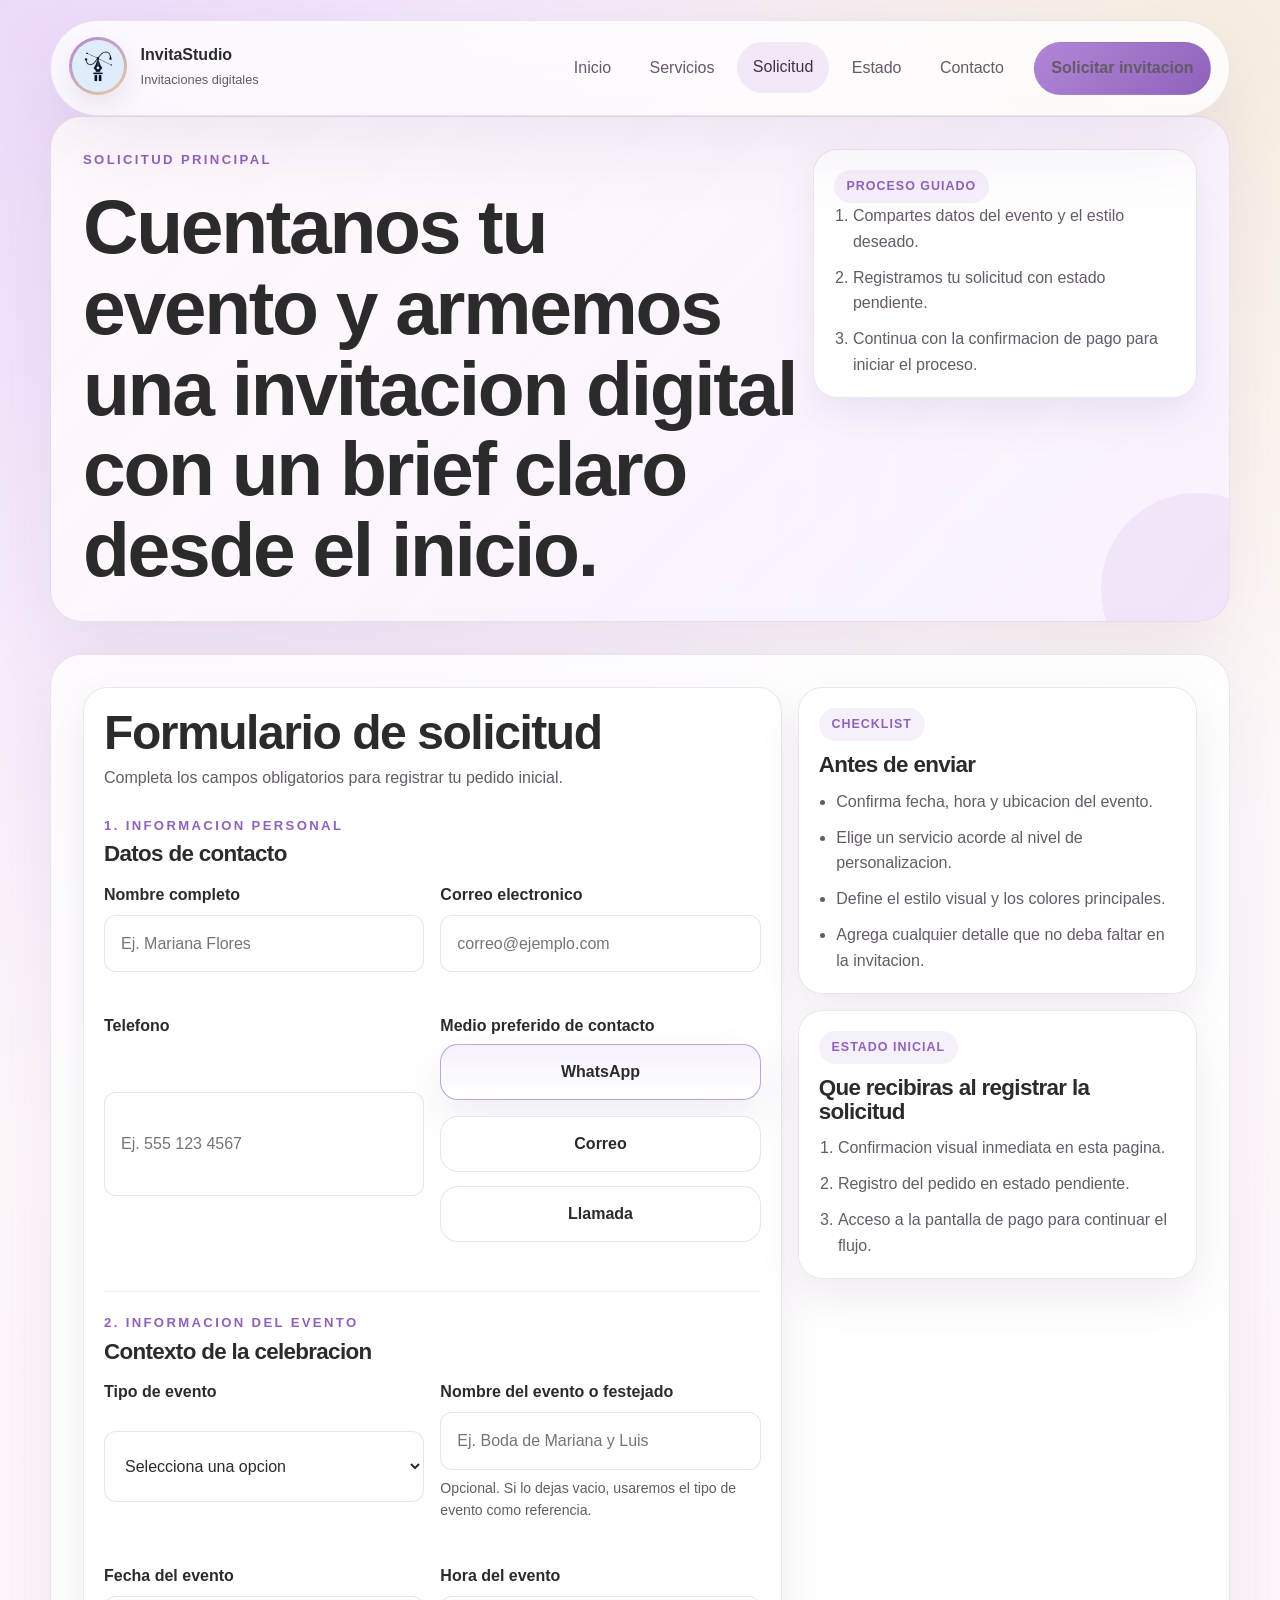
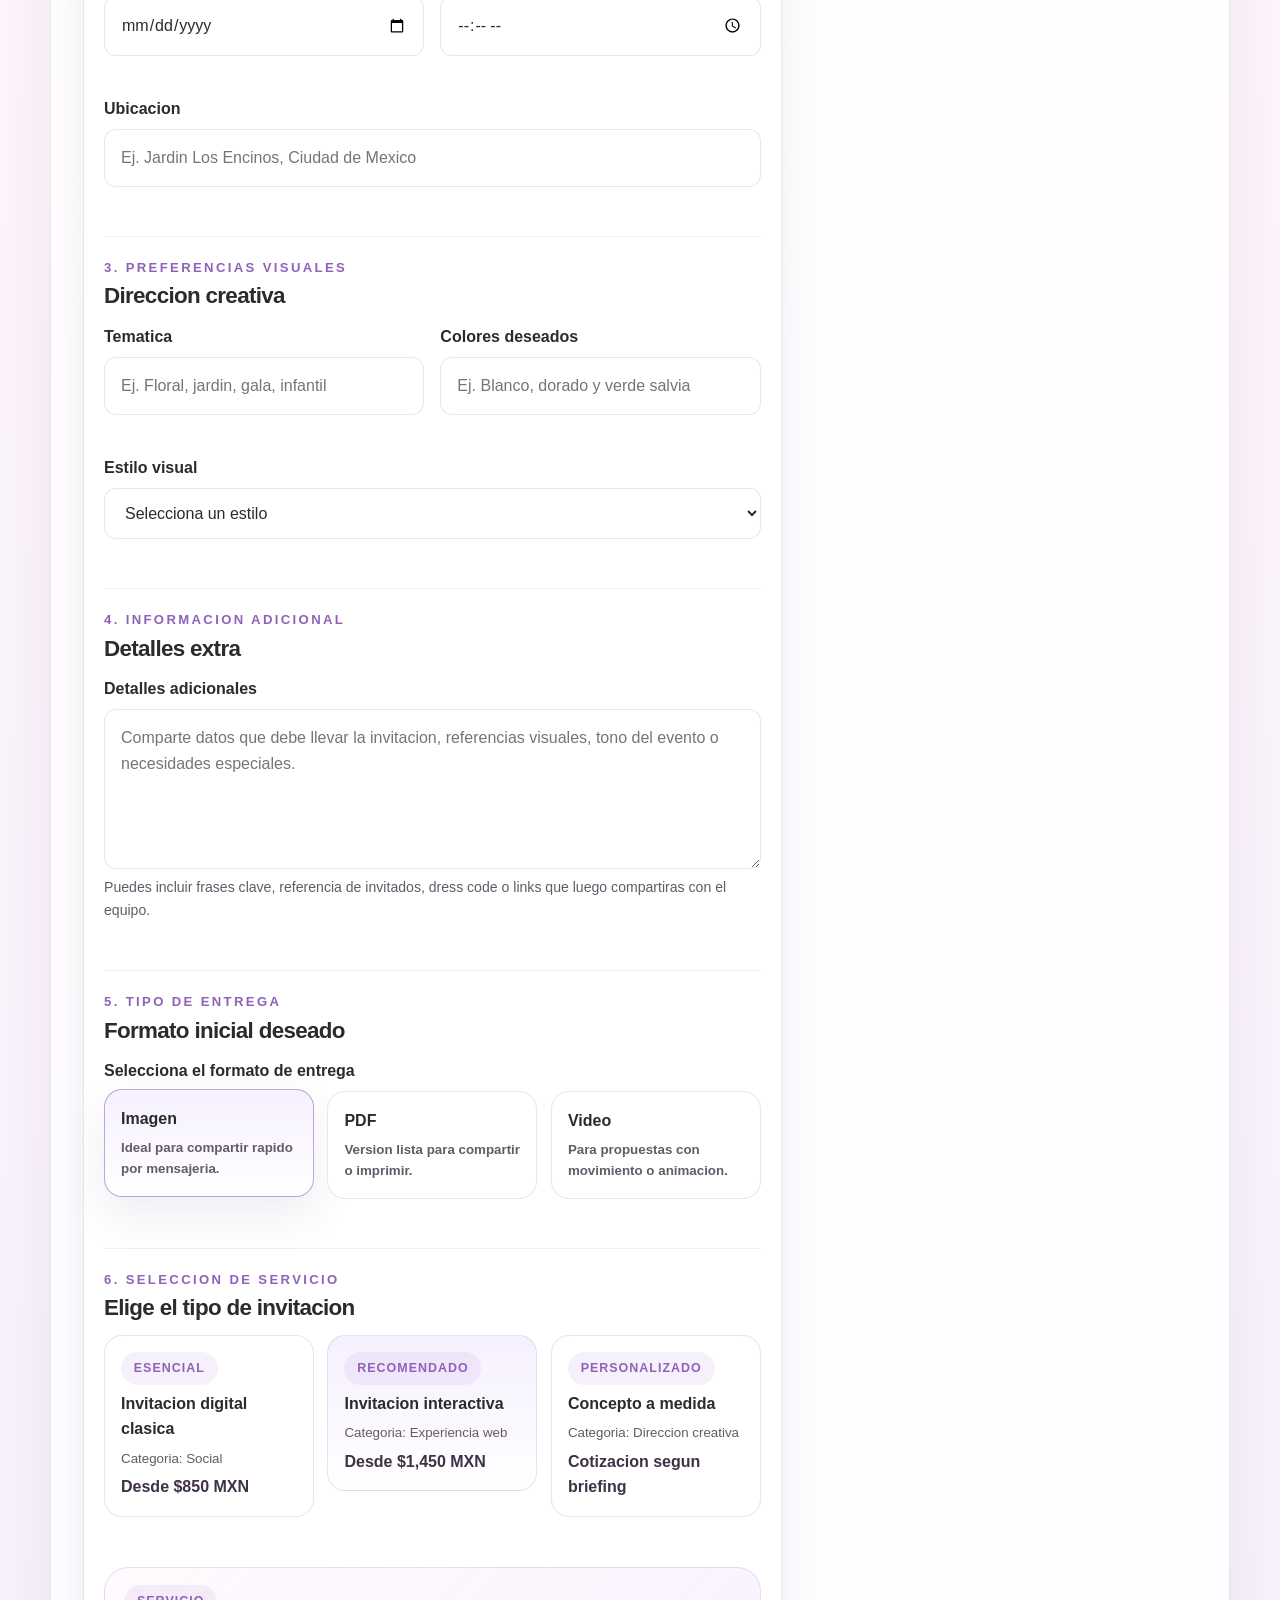
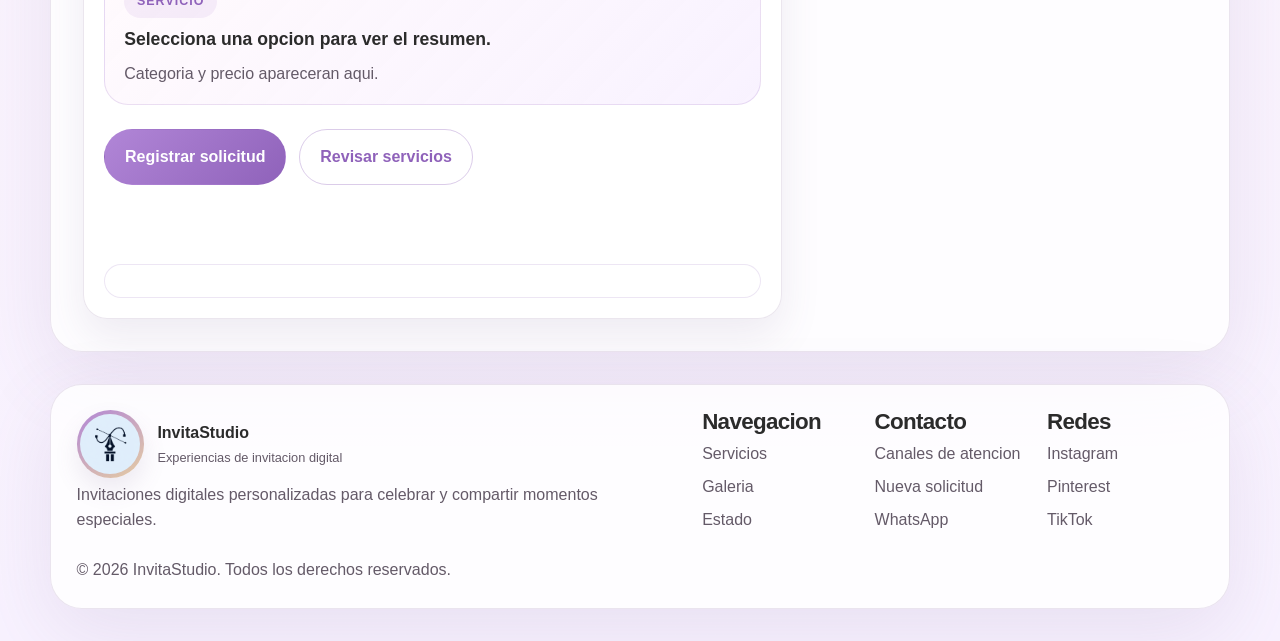
<file: public/request.html>
<!DOCTYPE html>
<html lang="es">
<head>
    <meta charset="UTF-8">
    <meta name="viewport" content="width=device-width, initial-scale=1.0">
    <title>InvitaStudio | Solicitud de invitacion</title>
    <meta name="description" content="Completa tu solicitud de invitacion digital en InvitaStudio con un formulario claro, guiado y listo para registrar tu pedido.">
    <link rel="stylesheet" href="assets/css/base.css?v=20260514-1">
    <link rel="stylesheet" href="assets/css/layout.css?v=20260514-1">
    <link rel="stylesheet" href="assets/css/components.css?v=20260514-1">
    <link rel="stylesheet" href="assets/css/pages.css?v=20260514-3">
    <link rel="stylesheet" href="assets/css/responsive.css?v=20260514-1">
    <script src="assets/js/app.js?v=20260528-1" defer></script>
    <script src="assets/js/request_form.js?v=20260528-1" defer></script>
</head>
<body data-page="request">
    <a class="skip-link" href="#main-content">Saltar al contenido</a>

    <div class="page-shell">
        <header class="site-header" data-site-header>
            <div class="brand-block">
                <a class="brand-mark" href="index.html" aria-label="InvitaStudio inicio">
                    <span class="brand-mark__symbol brand-mark__symbol--image" aria-hidden="true">
                        <img class="brand-mark__image" src="assets/img/invita_stuidio_isotipo.png" alt="">
                    </span>
                    <span class="brand-mark__text">
                        <strong>InvitaStudio</strong>
                        <small>Invitaciones digitales</small>
                    </span>
                </a>
            </div>

            <button class="nav-toggle" type="button" aria-expanded="false" aria-controls="site-nav" aria-label="Abrir menu">
                <span></span>
                <span></span>
                <span></span>
            </button>

            <nav class="site-nav" id="site-nav" aria-label="Principal">
                <a href="index.html" data-nav="home">Inicio</a>
                <a href="services.html" data-nav="services">Servicios</a>
                <a href="request.html" data-nav="request">Solicitud</a>
                <a href="status.html" data-nav="status">Estado</a>
                <a href="contact.html" data-nav="contact">Contacto</a>
                <a class="button button-primary button-nav" href="request.html">Solicitar invitacion</a>
            </nav>
        </header>

        <main id="main-content">
            <section class="page-banner page-banner-request">
                <div class="request-intro-grid">
                    <div class="request-intro-copy">
                        <p class="eyebrow">Solicitud principal</p>
                        <h1>Cuentanos tu evento y armemos una invitacion digital con un brief claro desde el inicio.</h1>
                    </div>

                    <div class="request-highlights card-surface">
                        <span class="chip">Proceso guiado</span>
                        <ol class="number-list">
                            <li>Compartes datos del evento y el estilo deseado.</li>
                            <li>Registramos tu solicitud con estado pendiente.</li>
                            <li>Continua con la confirmacion de pago para iniciar el proceso.</li>
                        </ol>
                    </div>
                </div>
            </section>

            <section class="content-section">
                <div class="split-layout split-layout--wide">
                    <form
                        class="card-surface form-panel request-form"
                        action="../api/orders/create.php"
                        method="post"
                        novalidate
                        data-request-form
                        data-api-endpoint="../api/orders/create.php"
                    >
                        <div class="form-panel__header">
                            <h2>Formulario de solicitud</h2>
                            <p>Completa los campos obligatorios para registrar tu pedido inicial.</p>
                        </div>

                        <section class="request-form__section" aria-labelledby="section-personal">
                            <div class="request-form__meta">
                                <p class="eyebrow">1. Informacion personal</p>
                                <h3 id="section-personal">Datos de contacto</h3>
                            </div>

                            <div class="form-grid">
                                <div class="form-field" data-field-container="nombre">
                                    <label for="nombre">Nombre completo</label>
                                    <input id="nombre" name="nombre" type="text" placeholder="Ej. Mariana Flores" autocomplete="name" required>
                                    <p class="field-error" data-error-for="nombre" aria-live="polite"></p>
                                </div>

                                <div class="form-field" data-field-container="correo">
                                    <label for="correo">Correo electronico</label>
                                    <input id="correo" name="correo" type="email" placeholder="correo@ejemplo.com" autocomplete="email" required>
                                    <p class="field-error" data-error-for="correo" aria-live="polite"></p>
                                </div>

                                <div class="form-field" data-field-container="telefono">
                                    <label for="telefono">Telefono</label>
                                    <input id="telefono" name="telefono" type="tel" placeholder="Ej. 555 123 4567" autocomplete="tel" required>
                                    <p class="field-error" data-error-for="telefono" aria-live="polite"></p>
                                </div>

                                <fieldset class="form-field" data-field-container="medio_contacto">
                                    <legend>Medio preferido de contacto</legend>
                                    <div class="radio-pill-group">
                                        <label class="radio-pill">
                                            <input type="radio" name="medio_contacto" value="whatsapp" checked>
                                            <span>WhatsApp</span>
                                        </label>
                                        <label class="radio-pill">
                                            <input type="radio" name="medio_contacto" value="correo">
                                            <span>Correo</span>
                                        </label>
                                        <label class="radio-pill">
                                            <input type="radio" name="medio_contacto" value="llamada">
                                            <span>Llamada</span>
                                        </label>
                                    </div>
                                    <p class="field-error" data-error-for="medio_contacto" aria-live="polite"></p>
                                </fieldset>
                            </div>
                        </section>

                        <section class="request-form__section" aria-labelledby="section-evento">
                            <div class="request-form__meta">
                                <p class="eyebrow">2. Informacion del evento</p>
                                <h3 id="section-evento">Contexto de la celebracion</h3>
                            </div>

                            <div class="form-grid">
                                <div class="form-field" data-field-container="tipo_evento">
                                    <label for="tipo_evento">Tipo de evento</label>
                                    <select id="tipo_evento" name="tipo_evento" required>
                                        <option value="">Selecciona una opcion</option>
                                        <option value="Boda">Boda</option>
                                        <option value="Cumpleaños">Cumpleaños</option>
                                        <option value="Bautizo">Bautizo</option>
                                        <option value="XV Anos">XV Anos</option>
                                        <option value="Baby Shower">Baby Shower</option>
                                        <option value="Aniversario">Aniversario</option>
                                        <option value="Otro">Otro</option>
                                    </select>
                                    <p class="field-error" data-error-for="tipo_evento" aria-live="polite"></p>
                                </div>

                                <div class="form-field" data-field-container="nombre_evento">
                                    <label for="nombre_evento">Nombre del evento o festejado</label>
                                    <input id="nombre_evento" name="nombre_evento" type="text" placeholder="Ej. Boda de Mariana y Luis">
                                    <p class="field-note">Opcional. Si lo dejas vacio, usaremos el tipo de evento como referencia.</p>
                                    <p class="field-error" data-error-for="nombre_evento" aria-live="polite"></p>
                                </div>

                                <div class="form-field" data-field-container="fecha_evento">
                                    <label for="fecha_evento">Fecha del evento</label>
                                    <input id="fecha_evento" name="fecha_evento" type="date" required>
                                    <p class="field-error" data-error-for="fecha_evento" aria-live="polite"></p>
                                </div>

                                <div class="form-field" data-field-container="hora_evento">
                                    <label for="hora_evento">Hora del evento</label>
                                    <input id="hora_evento" name="hora_evento" type="time" required>
                                    <p class="field-error" data-error-for="hora_evento" aria-live="polite"></p>
                                </div>

                                <div class="form-field form-field--full" data-field-container="ubicacion_evento">
                                    <label for="ubicacion_evento">Ubicacion</label>
                                    <input id="ubicacion_evento" name="ubicacion_evento" type="text" placeholder="Ej. Jardin Los Encinos, Ciudad de Mexico" required>
                                    <p class="field-error" data-error-for="ubicacion_evento" aria-live="polite"></p>
                                </div>
                            </div>
                        </section>

                        <section class="request-form__section" aria-labelledby="section-estilo">
                            <div class="request-form__meta">
                                <p class="eyebrow">3. Preferencias visuales</p>
                                <h3 id="section-estilo">Direccion creativa</h3>
                            </div>

                            <div class="form-grid">
                                <div class="form-field" data-field-container="tematica">
                                    <label for="tematica">Tematica</label>
                                    <input id="tematica" name="tematica" type="text" placeholder="Ej. Floral, jardin, gala, infantil">
                                    <p class="field-error" data-error-for="tematica" aria-live="polite"></p>
                                </div>

                                <div class="form-field" data-field-container="colores">
                                    <label for="colores">Colores deseados</label>
                                    <input id="colores" name="colores" type="text" placeholder="Ej. Blanco, dorado y verde salvia">
                                    <p class="field-error" data-error-for="colores" aria-live="polite"></p>
                                </div>

                                <div class="form-field form-field--full" data-field-container="estilo_diseno">
                                    <label for="estilo_diseno">Estilo visual</label>
                                    <select id="estilo_diseno" name="estilo_diseno" required>
                                        <option value="">Selecciona un estilo</option>
                                        <option value="Minimalista">Minimalista</option>
                                        <option value="Elegante">Elegante</option>
                                        <option value="Romantico">Romantico</option>
                                        <option value="Moderno">Moderno</option>
                                        <option value="Clasico">Clasico</option>
                                        <option value="Ilustrado">Ilustrado</option>
                                        <option value="Otro">Otro</option>
                                    </select>
                                    <p class="field-error" data-error-for="estilo_diseno" aria-live="polite"></p>
                                </div>
                            </div>
                        </section>

                        <section class="request-form__section" aria-labelledby="section-adicional">
                            <div class="request-form__meta">
                                <p class="eyebrow">4. Informacion adicional</p>
                                <h3 id="section-adicional">Detalles extra</h3>
                            </div>

                            <div class="form-field" data-field-container="informacion_adicional">
                                <label for="informacion_adicional">Detalles adicionales</label>
                                <textarea
                                    id="informacion_adicional"
                                    name="informacion_adicional"
                                    rows="5"
                                    placeholder="Comparte datos que debe llevar la invitacion, referencias visuales, tono del evento o necesidades especiales."
                                ></textarea>
                                <p class="field-note">Puedes incluir frases clave, referencia de invitados, dress code o links que luego compartiras con el equipo.</p>
                                <p class="field-error" data-error-for="informacion_adicional" aria-live="polite"></p>
                            </div>
                        </section>

                        <section class="request-form__section" aria-labelledby="section-entrega">
                            <div class="request-form__meta">
                                <p class="eyebrow">5. Tipo de entrega</p>
                                <h3 id="section-entrega">Formato inicial deseado</h3>
                            </div>

                            <fieldset class="form-field form-field--full" data-field-container="formato_entrega">
                                <legend>Selecciona el formato de entrega</legend>
                                <div class="delivery-options">
                                    <label class="delivery-option">
                                        <input type="radio" name="formato_entrega" value="imagen" checked>
                                        <span class="delivery-option__content">
                                            <strong>Imagen</strong>
                                            <small>Ideal para compartir rapido por mensajeria.</small>
                                        </span>
                                    </label>
                                    <label class="delivery-option">
                                        <input type="radio" name="formato_entrega" value="pdf">
                                        <span class="delivery-option__content">
                                            <strong>PDF</strong>
                                            <small>Version lista para compartir o imprimir.</small>
                                        </span>
                                    </label>
                                    <label class="delivery-option">
                                        <input type="radio" name="formato_entrega" value="video">
                                        <span class="delivery-option__content">
                                            <strong>Video</strong>
                                            <small>Para propuestas con movimiento o animacion.</small>
                                        </span>
                                    </label>
                                </div>
                                <p class="field-error" data-error-for="formato_entrega" aria-live="polite"></p>
                            </fieldset>
                        </section>

                        <section class="request-form__section" aria-labelledby="section-servicio">
                            <div class="request-form__meta">
                                <p class="eyebrow">6. Seleccion de servicio</p>
                                <h3 id="section-servicio">Elige el tipo de invitacion</h3>
                            </div>

                            <div class="service-grid" data-field-container="servicio_id">
                                <label class="service-card-option" data-service-option>
                                    <input type="radio" name="servicio_id" value="clasica_esencial">
                                    <span class="service-card-option__content">
                                        <span class="pricing-label">Esencial</span>
                                        <strong>Invitacion digital clasica</strong>
                                        <small>Categoria: Social</small>
                                        <em>Desde $850 MXN</em>
                                    </span>
                                </label>

                                <label class="service-card-option service-card-option--featured" data-service-option>
                                    <input type="radio" name="servicio_id" value="interactiva_recomendada">
                                    <span class="service-card-option__content">
                                        <span class="pricing-label">Recomendado</span>
                                        <strong>Invitacion interactiva</strong>
                                        <small>Categoria: Experiencia web</small>
                                        <em>Desde $1,450 MXN</em>
                                    </span>
                                </label>

                                <label class="service-card-option" data-service-option>
                                    <input type="radio" name="servicio_id" value="concepto_medida">
                                    <span class="service-card-option__content">
                                        <span class="pricing-label">Personalizado</span>
                                        <strong>Concepto a medida</strong>
                                        <small>Categoria: Direccion creativa</small>
                                        <em>Cotizacion segun briefing</em>
                                    </span>
                                </label>
                            </div>

                            <p class="field-error" data-error-for="servicio_id" aria-live="polite"></p>

                            <article class="service-summary" data-service-summary>
                                <span class="chip">Servicio</span>
                                <h4 data-service-title>Selecciona una opcion para ver el resumen.</h4>
                                <p data-service-meta>Categoria y precio apareceran aqui.</p>
                            </article>
                        </section>

                        <div class="form-actions">
                            <button class="button button-primary" type="submit" data-submit-button data-default-label="Registrar solicitud" data-loading-label="Enviando solicitud...">
                                Registrar solicitud
                            </button>
                            <a class="button button-outline" href="services.html">Revisar servicios</a>
                        </div>

                        <p class="form-feedback" data-form-feedback aria-live="polite"></p>
                        <div class="form-result-actions" data-form-result-actions hidden></div>
                    </form>

                    <aside class="aside-stack request-aside">
                        <article class="card-surface info-card">
                            <span class="chip">Checklist</span>
                            <h3>Antes de enviar</h3>
                            <ul class="feature-list request-checklist">
                                <li>Confirma fecha, hora y ubicacion del evento.</li>
                                <li>Elige un servicio acorde al nivel de personalizacion.</li>
                                <li>Define el estilo visual y los colores principales.</li>
                                <li>Agrega cualquier detalle que no deba faltar en la invitacion.</li>
                            </ul>
                        </article>

                        <article class="card-surface info-card">
                            <span class="chip">Estado inicial</span>
                            <h3>Que recibiras al registrar la solicitud</h3>
                            <ol class="number-list">
                                <li>Confirmacion visual inmediata en esta pagina.</li>
                                <li>Registro del pedido en estado pendiente.</li>
                                <li>Acceso a la pantalla de pago para continuar el flujo.</li>
                            </ol>
                        </article>
                    </aside>
                </div>
            </section>
        </main>

        <footer class="site-footer">
            <div>
                <a class="brand-mark brand-mark--footer" href="index.html">
                    <span class="brand-mark__symbol brand-mark__symbol--image brand-mark__symbol--footer" aria-hidden="true">
                        <img class="brand-mark__image brand-mark__image--footer" src="assets/img/invita_stuidio_isotipo.png" alt="">
                    </span>
                    <span class="brand-mark__text">
                        <strong>InvitaStudio</strong>
                        <small>Experiencias de invitacion digital</small>
                    </span>
                </a>
                <p class="footer-copy">Invitaciones digitales personalizadas para celebrar y compartir momentos especiales.</p>
            </div>

            <div class="footer-links">
                <div>
                    <h3>Navegacion</h3>
                    <a href="services.html">Servicios</a>
                    <a href="gallery.html">Galeria</a>
                    <a href="status.html">Estado</a>
                </div>
                <div>
                    <h3>Contacto</h3>
                    <a href="contact.html">Canales de atencion</a>
                    <a href="request.html">Nueva solicitud</a>
                    <span>WhatsApp</span>
                </div>
                <div>
                    <h3>Redes</h3>
                    <span>Instagram</span>
                    <span>Pinterest</span>
                    <span>TikTok</span>
                </div>
            </div>

            <p class="footer-meta">&copy; <span data-current-year></span> InvitaStudio. Todos los derechos reservados.</p>
        </footer>
    </div>
</body>
</html>
</file>
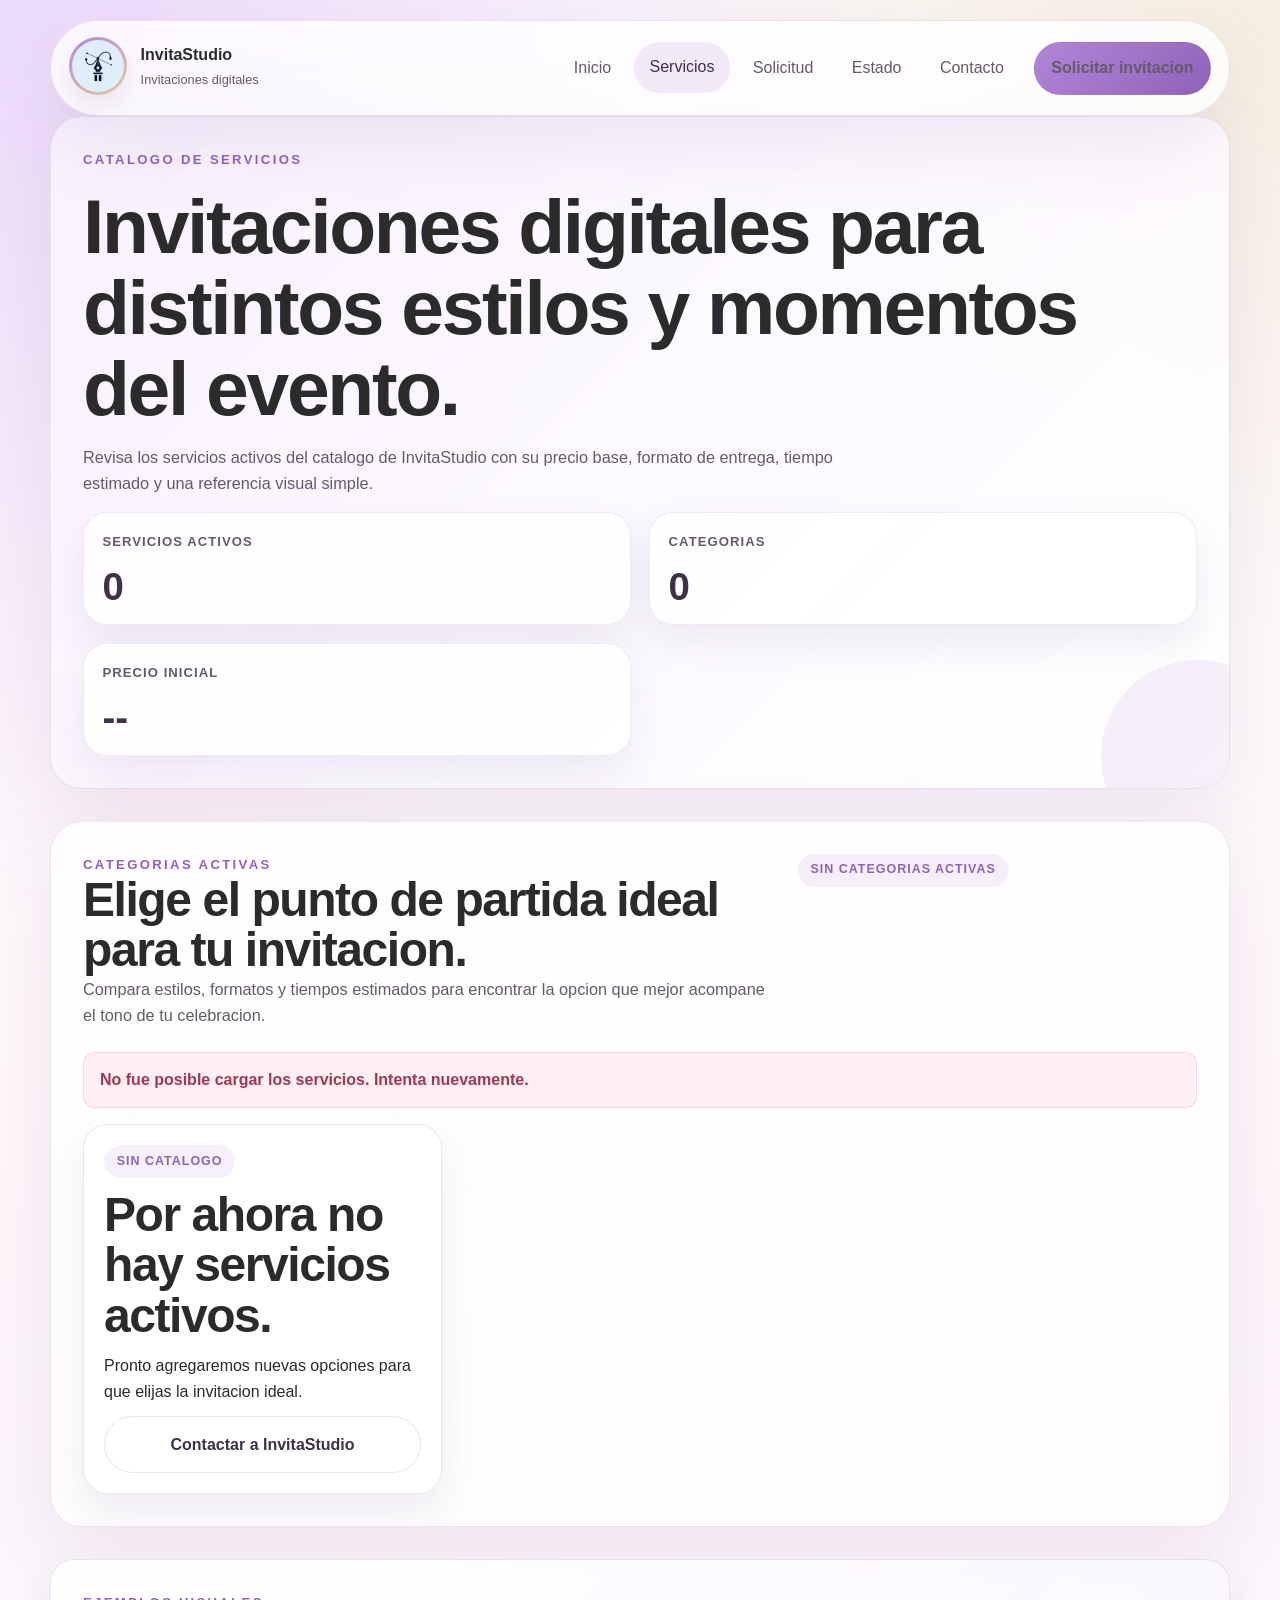
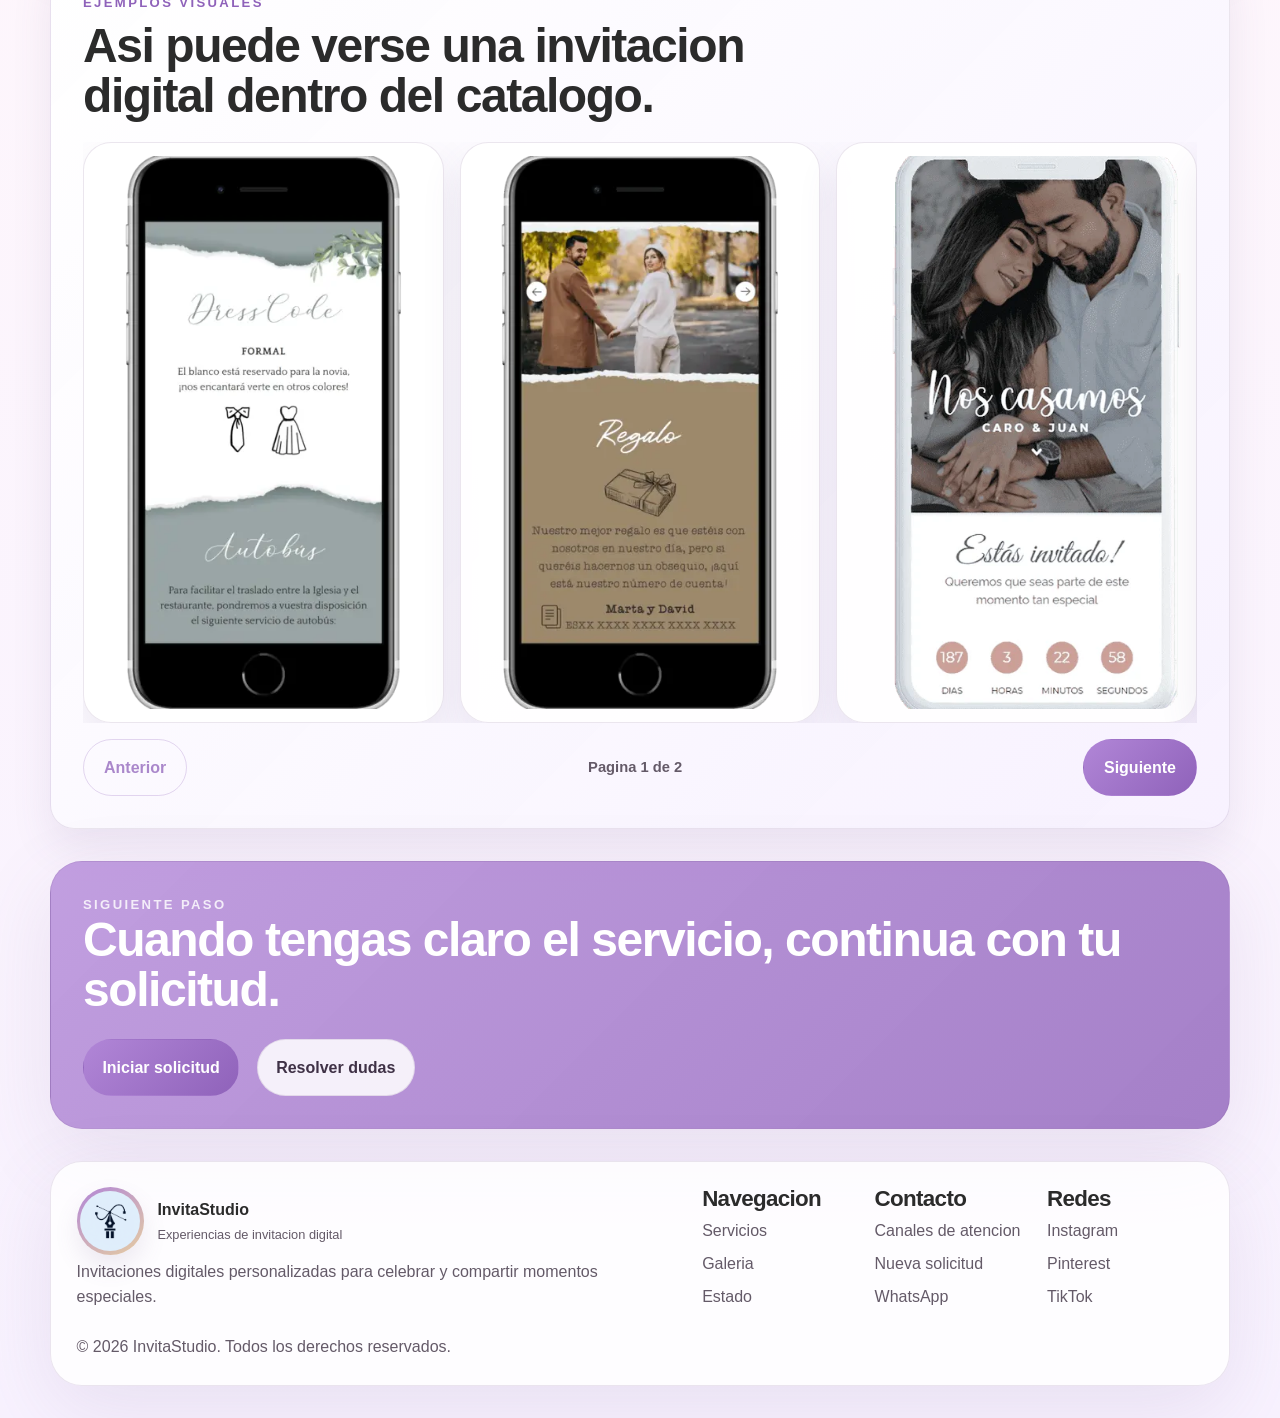
<file: public/services.html>
<!DOCTYPE html>
<html lang="es">
<head>
    <meta charset="UTF-8">
    <meta name="viewport" content="width=device-width, initial-scale=1.0">
    <title>InvitaStudio | Catalogo de servicios</title>
    <meta name="description" content="Explora el catalogo activo de servicios de invitaciones digitales de InvitaStudio con precios base, formatos y tiempos estimados.">
    <link rel="stylesheet" href="assets/css/base.css">
    <link rel="stylesheet" href="assets/css/layout.css">
    <link rel="stylesheet" href="assets/css/components.css">
    <link rel="stylesheet" href="assets/css/pages.css?v=20260514-4">
    <link rel="stylesheet" href="assets/css/responsive.css">
    <script src="assets/js/app.js?v=20260528-1" defer></script>
    <script src="assets/js/services.js?v=20260528-1" defer></script>
</head>
<body data-page="services">
    <a class="skip-link" href="#main-content">Saltar al contenido</a>

    <div class="page-shell">
        <header class="site-header" data-site-header>
            <div class="brand-block">
                <a class="brand-mark" href="index.html" aria-label="InvitaStudio inicio">
                    <span class="brand-mark__symbol brand-mark__symbol--image" aria-hidden="true">
                        <img class="brand-mark__image" src="assets/img/invita_stuidio_isotipo.png" alt="">
                    </span>
                    <span class="brand-mark__text">
                        <strong>InvitaStudio</strong>
                        <small>Invitaciones digitales</small>
                    </span>
                </a>
            </div>

            <button class="nav-toggle" type="button" aria-expanded="false" aria-controls="site-nav" aria-label="Abrir menu">
                <span></span>
                <span></span>
                <span></span>
            </button>

            <nav class="site-nav" id="site-nav" aria-label="Principal">
                <a href="index.html" data-nav="home">Inicio</a>
                <a href="services.html" data-nav="services">Servicios</a>
                <a href="request.html" data-nav="request">Solicitud</a>
                <a href="status.html" data-nav="status">Estado</a>
                <a href="contact.html" data-nav="contact">Contacto</a>
                <a class="button button-primary button-nav" href="request.html">Solicitar invitacion</a>
            </nav>
        </header>

        <main id="main-content">
            <section class="page-banner page-banner-services services-hero">
                <div class="services-hero__copy">
                    <p class="eyebrow">Catalogo de servicios</p>
                    <h1>Invitaciones digitales para distintos estilos y momentos del evento.</h1>
                    <p class="lead">
                        Revisa los servicios activos del catalogo de InvitaStudio con su precio base,
                        formato de entrega, tiempo estimado y una referencia visual simple.
                    </p>
                </div>

                <div class="services-hero__stats">
                    <article class="service-stat-card">
                        <span>Servicios activos</span>
                        <strong data-services-total>--</strong>
                    </article>
                    <article class="service-stat-card">
                        <span>Categorias</span>
                        <strong data-services-categories>--</strong>
                    </article>
                    <article class="service-stat-card">
                        <span>Precio inicial</span>
                        <strong data-services-starting-price>--</strong>
                    </article>
                </div>
            </section>

            <section
                class="content-section services-catalog-section"
                data-services-page
                data-services-endpoint="../api/services/list.php"
            >
                <div class="split-layout split-layout--wide services-catalog-intro">
                    <div>
                        <p class="eyebrow">Categorias activas</p>
                        <h2>Elige el punto de partida ideal para tu invitacion.</h2>
                        <p class="lead">
                            Compara estilos, formatos y tiempos estimados para encontrar la opcion que mejor
                            acompane el tono de tu celebracion.
                        </p>
                    </div>

                    <div class="services-chip-panel" data-service-category-chips>
                        <span class="chip">Cargando catalogo...</span>
                    </div>
                </div>

                <div class="form-feedback is-info services-feedback" data-services-feedback hidden></div>

                <div class="services-catalog-grid" data-services-grid aria-live="polite">
                    <article class="service-card service-card--loading">
                        <div class="service-visual service-visual--placeholder"></div>
                        <span class="pricing-label">Cargando</span>
                        <p class="service-price">--</p>
                    </article>
                    <article class="service-card service-card--loading">
                        <div class="service-visual service-visual--placeholder"></div>
                        <span class="pricing-label">Cargando</span>
                        <p class="service-price">--</p>
                    </article>
                    <article class="service-card service-card--loading">
                        <div class="service-visual service-visual--placeholder"></div>
                        <span class="pricing-label">Cargando</span>
                        <p class="service-price">--</p>
                    </article>
                </div>
            </section>

            <section class="content-section services-gallery-band" aria-label="Ejemplos de invitaciones digitales">
                <div class="services-gallery-band__copy">
                    <p class="eyebrow">Ejemplos visuales</p>
                    <h2>Asi puede verse una invitacion digital dentro del catalogo.</h2>
                </div>

                <div class="services-gallery-carousel" data-gallery-carousel>
                    <div class="services-gallery-viewport">
                        <div class="services-gallery-track" data-gallery-track>
                            <div class="services-gallery-page">
                                <article class="services-gallery-card">
                                    <img src="assets/img/Galeria/ejemplo_1.png" alt="Ejemplo de invitacion digital 1">
                                </article>
                                <article class="services-gallery-card">
                                    <img src="assets/img/Galeria/ejemplo_2.png" alt="Ejemplo de invitacion digital 2">
                                </article>
                                <article class="services-gallery-card">
                                    <img src="assets/img/Galeria/ejemplo_3.png" alt="Ejemplo de invitacion digital 3">
                                </article>
                            </div>
                            <div class="services-gallery-page">
                                <article class="services-gallery-card">
                                    <img src="assets/img/Galeria/ejemplo_4.png" alt="Ejemplo de invitacion digital 4">
                                </article>
                                <article class="services-gallery-card">
                                    <img src="assets/img/Galeria/ejemplo_5.png" alt="Ejemplo de invitacion digital 5">
                                </article>
                                <article class="services-gallery-card">
                                    <img src="assets/img/Galeria/ejemplo_6.png" alt="Ejemplo de invitacion digital 6">
                                </article>
                            </div>
                        </div>
                    </div>

                    <div class="services-gallery-controls">
                        <button class="button button-outline" type="button" data-gallery-prev>Anterior</button>
                        <span class="services-gallery-status" data-gallery-status>Pagina 1 de 2</span>
                        <button class="button button-primary" type="button" data-gallery-next>Siguiente</button>
                    </div>
                </div>
            </section>

            <section class="content-section cta-band">
                <div>
                    <p class="eyebrow">Siguiente paso</p>
                    <h2>Cuando tengas claro el servicio, continua con tu solicitud.</h2>
                </div>
                <div class="hero-actions">
                    <a class="button button-primary" href="request.html">Iniciar solicitud</a>
                    <a class="button button-secondary" href="contact.html">Resolver dudas</a>
                </div>
            </section>
        </main>

        <footer class="site-footer">
            <div>
                <a class="brand-mark brand-mark--footer" href="index.html">
                    <span class="brand-mark__symbol brand-mark__symbol--image brand-mark__symbol--footer" aria-hidden="true">
                        <img class="brand-mark__image brand-mark__image--footer" src="assets/img/invita_stuidio_isotipo.png" alt="">
                    </span>
                    <span class="brand-mark__text">
                        <strong>InvitaStudio</strong>
                        <small>Experiencias de invitacion digital</small>
                    </span>
                </a>
                <p class="footer-copy">Invitaciones digitales personalizadas para celebrar y compartir momentos especiales.</p>
            </div>

            <div class="footer-links">
                <div>
                    <h3>Navegacion</h3>
                    <a href="services.html">Servicios</a>
                    <a href="gallery.html">Galeria</a>
                    <a href="status.html">Estado</a>
                </div>
                <div>
                    <h3>Contacto</h3>
                    <a href="contact.html">Canales de atencion</a>
                    <a href="request.html">Nueva solicitud</a>
                    <span>WhatsApp</span>
                </div>
                <div>
                    <h3>Redes</h3>
                    <span>Instagram</span>
                    <span>Pinterest</span>
                    <span>TikTok</span>
                </div>
            </div>

            <p class="footer-meta">&copy; <span data-current-year></span> InvitaStudio. Todos los derechos reservados.</p>
        </footer>
    </div>
</body>
</html>
</file>
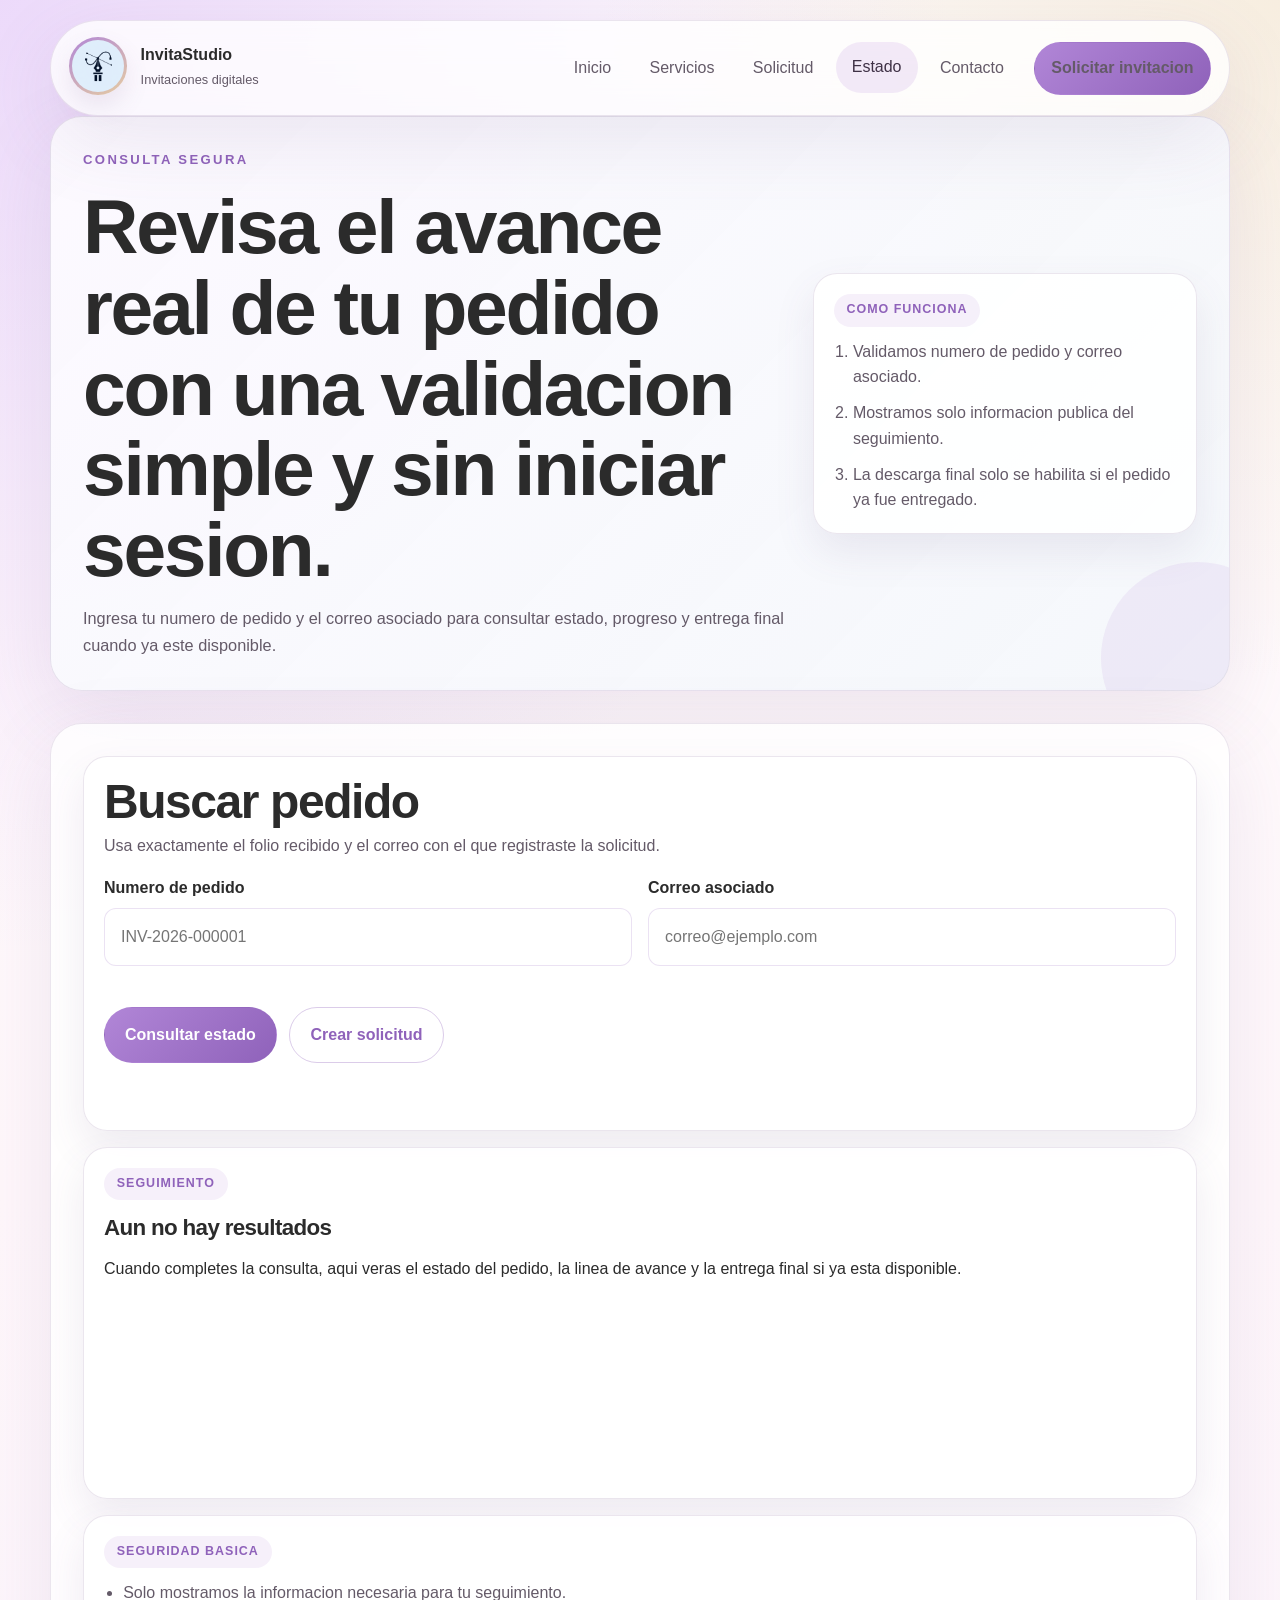
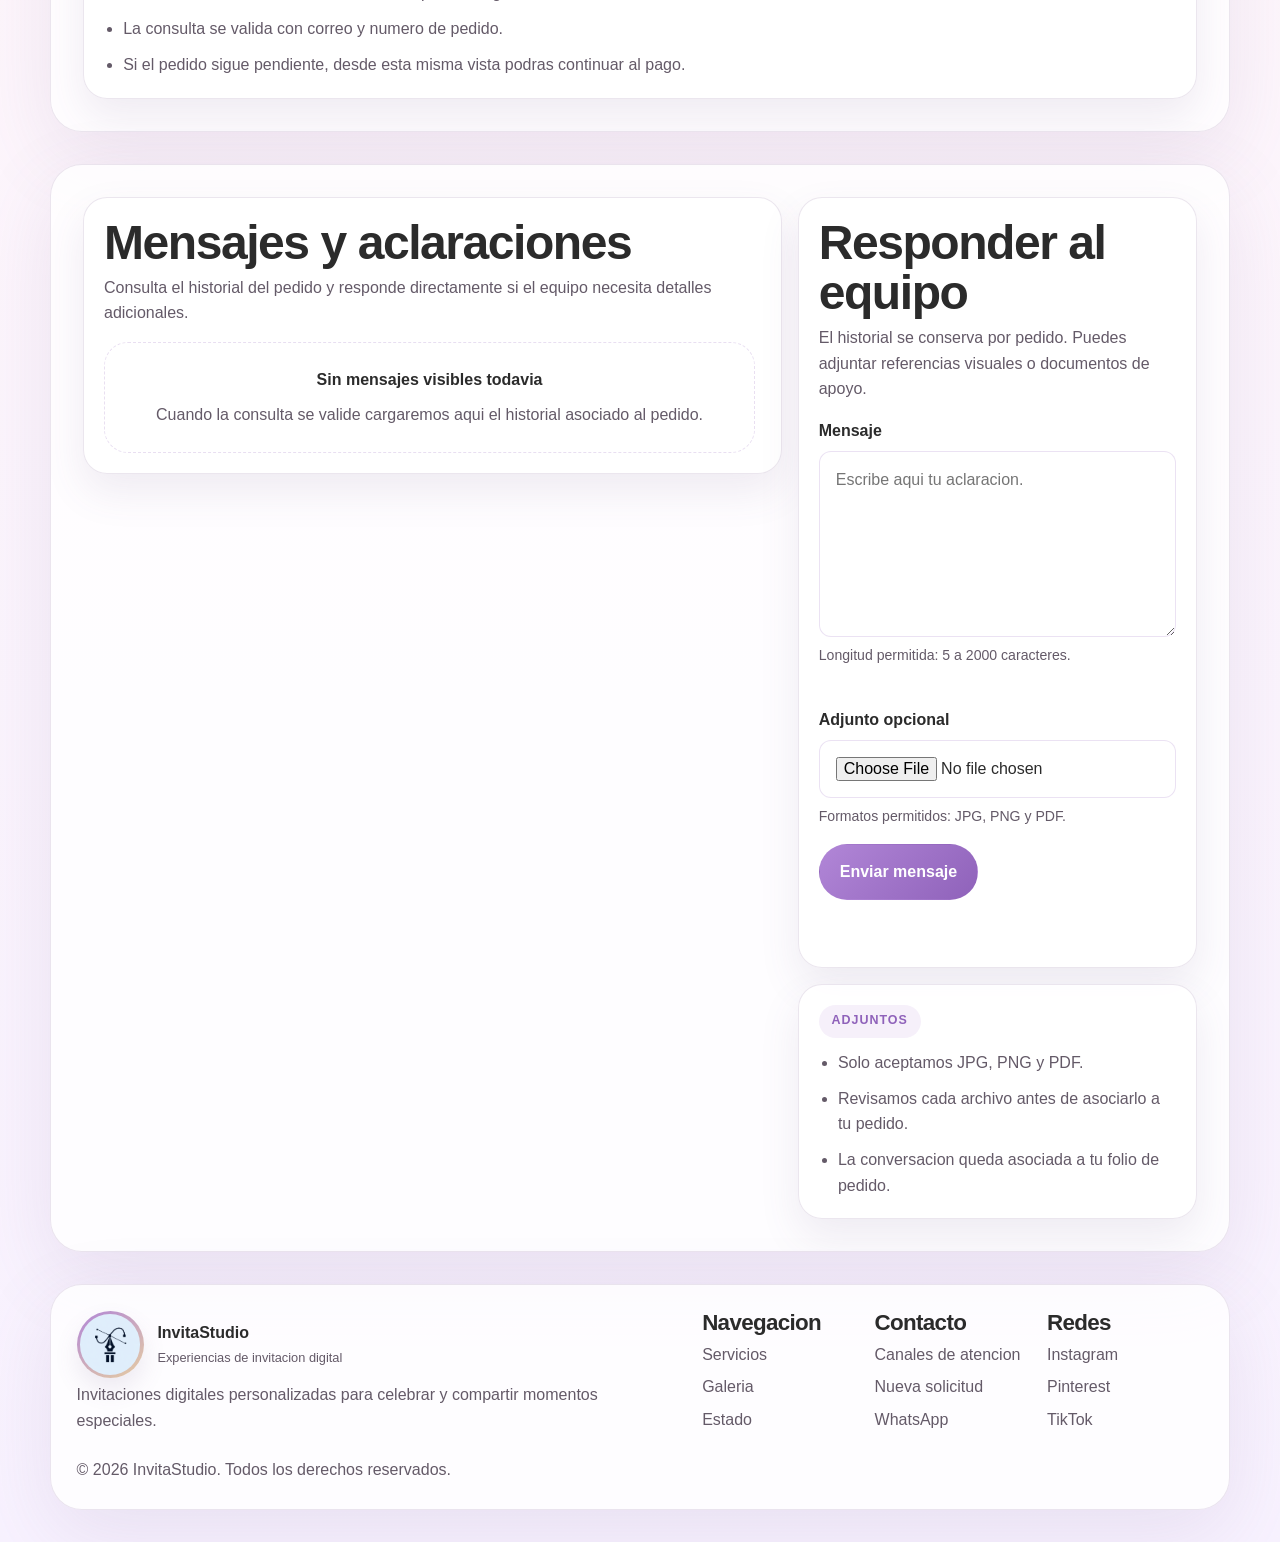
<file: public/status.html>
<!DOCTYPE html>
<html lang="es">
<head>
    <meta charset="UTF-8">
    <meta name="viewport" content="width=device-width, initial-scale=1.0">
    <title>InvitaStudio | Estado de pedido</title>
    <meta name="description" content="Consulta el estado actual de tu pedido en InvitaStudio usando tu numero de pedido y el correo asociado.">
    <link rel="stylesheet" href="assets/css/base.css?v=20260514-1">
    <link rel="stylesheet" href="assets/css/layout.css?v=20260514-1">
    <link rel="stylesheet" href="assets/css/components.css?v=20260514-1">
    <link rel="stylesheet" href="assets/css/pages.css?v=20260514-4">
    <link rel="stylesheet" href="assets/css/responsive.css?v=20260514-3">
    <script src="assets/js/app.js?v=20260528-1" defer></script>
    <script src="assets/js/status_lookup.js?v=20260528-1" defer></script>
    <script src="assets/js/messages.js?v=20260528-1" defer></script>
</head>
<body data-page="status">
    <a class="skip-link" href="#main-content">Saltar al contenido</a>

    <div class="page-shell">
        <header class="site-header" data-site-header>
            <div class="brand-block">
                <a class="brand-mark" href="index.html" aria-label="InvitaStudio inicio">
                    <span class="brand-mark__symbol brand-mark__symbol--image" aria-hidden="true">
                        <img class="brand-mark__image" src="assets/img/invita_stuidio_isotipo.png" alt="">
                    </span>
                    <span class="brand-mark__text">
                        <strong>InvitaStudio</strong>
                        <small>Invitaciones digitales</small>
                    </span>
                </a>
            </div>

            <button class="nav-toggle" type="button" aria-expanded="false" aria-controls="site-nav" aria-label="Abrir menu">
                <span></span>
                <span></span>
                <span></span>
            </button>

            <nav class="site-nav" id="site-nav" aria-label="Principal">
                <a href="index.html" data-nav="home">Inicio</a>
                <a href="services.html" data-nav="services">Servicios</a>
                <a href="request.html" data-nav="request">Solicitud</a>
                <a href="status.html" data-nav="status">Estado</a>
                <a href="contact.html" data-nav="contact">Contacto</a>
                <a class="button button-primary button-nav" href="request.html">Solicitar invitacion</a>
            </nav>
        </header>

        <main id="main-content">
            <section class="page-banner page-banner-status">
                <div class="request-intro-grid">
                    <div class="request-intro-copy">
                        <p class="eyebrow">Consulta segura</p>
                        <h1>Revisa el avance real de tu pedido con una validacion simple y sin iniciar sesion.</h1>
                        <p class="lead">
                            Ingresa tu numero de pedido y el correo asociado para consultar estado, progreso y entrega final
                            cuando ya este disponible.
                        </p>
                    </div>

                    <article class="card-surface info-card">
                        <span class="chip">Como funciona</span>
                        <ol class="number-list">
                            <li>Validamos numero de pedido y correo asociado.</li>
                            <li>Mostramos solo informacion publica del seguimiento.</li>
                            <li>La descarga final solo se habilita si el pedido ya fue entregado.</li>
                        </ol>
                    </article>
                </div>
            </section>

            <section class="content-section">
                <div class="split-layout split-layout--wide status-lookup-layout">
                    <form
                        class="card-surface form-panel status-lookup-form"
                        action="../api/status/lookup.php"
                        method="post"
                        novalidate
                        data-status-form
                        data-api-endpoint="../api/status/lookup.php"
                        data-download-endpoint="../api/status/download.php"
                    >
                        <div class="form-panel__header">
                            <h2>Buscar pedido</h2>
                            <p>Usa exactamente el folio recibido y el correo con el que registraste la solicitud.</p>
                        </div>

                        <div class="form-grid">
                            <div class="form-field" data-field-container="numero_pedido">
                                <label for="numero_pedido">Numero de pedido</label>
                                <input
                                    id="numero_pedido"
                                    name="numero_pedido"
                                    type="text"
                                    placeholder="INV-2026-000001"
                                    autocomplete="off"
                                    spellcheck="false"
                                    required
                                >
                                <p class="field-error" data-error-for="numero_pedido" aria-live="polite"></p>
                            </div>

                            <div class="form-field" data-field-container="correo">
                                <label for="correo">Correo asociado</label>
                                <input
                                    id="correo"
                                    name="correo"
                                    type="email"
                                    placeholder="correo@ejemplo.com"
                                    autocomplete="email"
                                    required
                                >
                                <p class="field-error" data-error-for="correo" aria-live="polite"></p>
                            </div>
                        </div>

                        <div class="form-actions">
                            <button
                                class="button button-primary"
                                type="submit"
                                data-submit-button
                                data-default-label="Consultar estado"
                                data-loading-label="Consultando..."
                            >
                                Consultar estado
                            </button>
                            <a class="button button-outline" href="request.html">Crear solicitud</a>
                        </div>

                        <p class="form-feedback" data-form-feedback aria-live="polite"></p>
                    </form>

                    <aside class="aside-stack">
                        <article class="card-surface status-result-card is-idle" data-status-result aria-live="polite">
                            <span class="chip">Seguimiento</span>
                            <h3>Aun no hay resultados</h3>
                            <p>Cuando completes la consulta, aqui veras el estado del pedido, la linea de avance y la entrega final si ya esta disponible.</p>
                        </article>

                        <article class="card-surface info-card">
                            <span class="chip">Seguridad basica</span>
                            <ul class="feature-list">
                                <li>Solo mostramos la informacion necesaria para tu seguimiento.</li>
                                <li>La consulta se valida con correo y numero de pedido.</li>
                                <li>Si el pedido sigue pendiente, desde esta misma vista podras continuar al pago.</li>
                            </ul>
                        </article>
                    </aside>
                </div>
            </section>

            <section class="content-section status-messages-section" data-public-messages-panel hidden>
                <div class="split-layout split-layout--wide">
                    <article class="card-surface status-messages-panel">
                        <div class="form-panel__header">
                            <h2>Mensajes y aclaraciones</h2>
                            <p>Consulta el historial del pedido y responde directamente si el equipo necesita detalles adicionales.</p>
                        </div>

                        <div class="conversation-thread" data-public-message-thread>
                            <div class="conversation-empty">
                                <strong>Sin mensajes visibles todavia</strong>
                                <p>Cuando la consulta se valide cargaremos aqui el historial asociado al pedido.</p>
                            </div>
                        </div>
                    </article>

                    <aside class="aside-stack">
                        <form
                            class="card-surface form-panel status-message-form"
                            data-public-message-form
                            data-list-endpoint="../api/messages/list.php"
                            data-create-endpoint="../api/messages/create.php"
                            enctype="multipart/form-data"
                            novalidate
                        >
                            <div class="form-panel__header">
                                <h2>Responder al equipo</h2>
                                <p>El historial se conserva por pedido. Puedes adjuntar referencias visuales o documentos de apoyo.</p>
                            </div>

                            <div class="form-field">
                                <label for="public-message-text">Mensaje</label>
                                <textarea
                                    id="public-message-text"
                                    name="mensaje"
                                    rows="6"
                                    maxlength="2000"
                                    placeholder="Escribe aqui tu aclaracion."
                                    required
                                ></textarea>
                                <p class="field-note">Longitud permitida: 5 a 2000 caracteres.</p>
                                <p class="field-error" data-public-message-error aria-live="polite"></p>
                            </div>

                            <div class="form-field">
                                <label for="public-message-file">Adjunto opcional</label>
                                <input id="public-message-file" name="archivo_adjunto" type="file" accept=".jpg,.jpeg,.png,.pdf">
                                <p class="field-note">Formatos permitidos: JPG, PNG y PDF.</p>
                            </div>

                            <div class="form-actions">
                                <button
                                    class="button button-primary"
                                    type="submit"
                                    data-public-message-submit
                                    data-default-label="Enviar mensaje"
                                    data-loading-label="Enviando..."
                                >
                                    Enviar mensaje
                                </button>
                            </div>

                            <p class="form-feedback" data-public-message-feedback aria-live="polite"></p>
                        </form>

                        <article class="card-surface info-card">
                            <span class="chip">Adjuntos</span>
                            <ul class="feature-list">
                                <li>Solo aceptamos JPG, PNG y PDF.</li>
                                <li>Revisamos cada archivo antes de asociarlo a tu pedido.</li>
                                <li>La conversacion queda asociada a tu folio de pedido.</li>
                            </ul>
                        </article>
                    </aside>
                </div>
            </section>
        </main>

        <footer class="site-footer">
            <div>
                <a class="brand-mark brand-mark--footer" href="index.html">
                    <span class="brand-mark__symbol brand-mark__symbol--image brand-mark__symbol--footer" aria-hidden="true">
                        <img class="brand-mark__image brand-mark__image--footer" src="assets/img/invita_stuidio_isotipo.png" alt="">
                    </span>
                    <span class="brand-mark__text">
                        <strong>InvitaStudio</strong>
                        <small>Experiencias de invitacion digital</small>
                    </span>
                </a>
                <p class="footer-copy">Invitaciones digitales personalizadas para celebrar y compartir momentos especiales.</p>
            </div>

            <div class="footer-links">
                <div>
                    <h3>Navegacion</h3>
                    <a href="services.html">Servicios</a>
                    <a href="gallery.html">Galeria</a>
                    <a href="status.html">Estado</a>
                </div>
                <div>
                    <h3>Contacto</h3>
                    <a href="contact.html">Canales de atencion</a>
                    <a href="request.html">Nueva solicitud</a>
                    <span>WhatsApp</span>
                </div>
                <div>
                    <h3>Redes</h3>
                    <span>Instagram</span>
                    <span>Pinterest</span>
                    <span>TikTok</span>
                </div>
            </div>

            <p class="footer-meta">&copy; <span data-current-year></span> InvitaStudio. Todos los derechos reservados.</p>
        </footer>
    </div>
</body>
</html>
</file>
<file: public/assets/css/base.css>
:root {
    --color-bg: #fffafc;
    --color-bg-soft: #f8f1ff;
    --color-surface: rgba(255, 255, 255, 0.8);
    --color-surface-strong: #ffffff;
    --color-text: #2b2b2b;
    --color-text-soft: #645a68;
    --color-border: rgba(129, 102, 150, 0.16);
    --color-primary: #b186d7;
    --color-primary-strong: #8f62ba;
    --color-primary-soft: #f5efff;
    --color-accent: #e6cda2;
    --color-accent-strong: #d79d6e;
    --color-deep: #3f3146;
    --shadow-soft: 0 24px 80px rgba(114, 88, 137, 0.12);
    --shadow-card: 0 18px 40px rgba(101, 74, 126, 0.1);
    --radius-xl: 32px;
    --radius-lg: 24px;
    --radius-md: 18px;
    --radius-sm: 12px;
    --max-width: 1180px;
    --space-1: 0.5rem;
    --space-2: 0.75rem;
    --space-3: 1rem;
    --space-4: 1.5rem;
    --space-5: 2rem;
    --space-6: 3rem;
    --font-body: "Poppins", "Segoe UI", sans-serif;
}

*,
*::before,
*::after {
    box-sizing: border-box;
}

html {
    scroll-behavior: smooth;
}

body {
    margin: 0;
    min-height: 100vh;
    background:
        radial-gradient(circle at top left, rgba(216, 180, 248, 0.48), transparent 28%),
        radial-gradient(circle at top right, rgba(230, 205, 162, 0.32), transparent 20%),
        linear-gradient(180deg, #fffdfd 0%, #fff7fb 38%, #f8f2ff 100%);
    color: var(--color-text);
    font-family: var(--font-body);
    line-height: 1.6;
}

img {
    display: block;
    max-width: 100%;
}

a {
    color: inherit;
    text-decoration: none;
}

button,
input,
select,
textarea {
    font: inherit;
}

button {
    cursor: pointer;
}

h1,
h2,
h3 {
    margin: 0;
    line-height: 1.05;
    letter-spacing: -0.03em;
}

h1 {
    font-size: clamp(2.4rem, 6vw, 5rem);
}

h2 {
    font-size: clamp(1.7rem, 4vw, 3rem);
}

h3 {
    font-size: clamp(1.1rem, 2vw, 1.4rem);
}

p,
ul,
ol {
    margin: 0;
}

ul,
ol {
    padding-left: 1.2rem;
}

main {
    display: grid;
    gap: var(--space-5);
}

::selection {
    background: rgba(177, 134, 215, 0.24);
}

.skip-link {
    position: absolute;
    top: -999px;
    left: 1rem;
    z-index: 30;
    padding: 0.85rem 1.1rem;
    border-radius: 999px;
    background: var(--color-deep);
    color: #fff;
}

.skip-link:focus {
    top: 1rem;
}

.sr-only {
    position: absolute;
    width: 1px;
    height: 1px;
    padding: 0;
    margin: -1px;
    overflow: hidden;
    clip: rect(0, 0, 0, 0);
    white-space: nowrap;
    border: 0;
}
</file>
<file: public/assets/css/layout.css>
.page-shell {
    width: min(calc(100% - 1.5rem), var(--max-width));
    margin: 0 auto;
    padding: 1rem 0 2rem;
}

.site-header,
.hero-section,
.page-banner,
.content-section,
.site-footer {
    width: 100%;
}

.site-header {
    position: sticky;
    top: 0.75rem;
    z-index: 20;
    display: flex;
    align-items: center;
    justify-content: space-between;
    gap: var(--space-3);
    padding: 0.9rem 1rem;
    border: 1px solid var(--color-border);
    border-radius: 999px;
    background: rgba(255, 255, 255, 0.78);
    backdrop-filter: blur(18px);
    box-shadow: var(--shadow-soft);
}

.site-header.is-scrolled {
    background: rgba(255, 255, 255, 0.92);
}

.site-nav {
    position: absolute;
    top: calc(100% + 0.75rem);
    right: 0;
    left: 0;
    display: none;
    flex-direction: column;
    gap: 0.5rem;
    padding: 1rem;
    border: 1px solid var(--color-border);
    border-radius: 24px;
    background: rgba(255, 255, 255, 0.96);
    box-shadow: var(--shadow-soft);
}

.site-nav.is-open {
    display: flex;
}

.hero-section,
.page-banner,
.content-section,
.site-footer {
    position: relative;
    overflow: hidden;
    border: 1px solid var(--color-border);
    border-radius: var(--radius-xl);
    background: var(--color-surface);
    box-shadow: var(--shadow-soft);
}

.hero-section,
.page-banner,
.content-section {
    padding: 1.5rem;
}

.hero-section {
    display: grid;
    gap: var(--space-5);
}

.content-section {
    display: grid;
    gap: var(--space-4);
}

.section-heading {
    display: grid;
    gap: 0.9rem;
    max-width: 48rem;
}

.split-layout,
.split-layout--wide,
.aside-stack,
.mini-showcase-grid,
.card-grid,
.gallery-grid,
.form-grid,
.hero-metrics,
.footer-links,
.chip-row {
    display: grid;
    gap: 1rem;
}

.split-layout,
.split-layout--wide {
    align-items: start;
}

.site-footer {
    display: grid;
    gap: 1.5rem;
    margin-top: var(--space-5);
    padding: 1.6rem;
}
</file>
<file: public/assets/css/components.css>
.brand-mark {
    display: inline-flex;
    align-items: center;
    gap: 0.85rem;
}

.brand-mark__symbol {
    display: inline-grid;
    place-items: center;
    width: 2.75rem;
    height: 2.75rem;
    border-radius: 50%;
    background: linear-gradient(145deg, var(--color-primary), var(--color-accent));
    color: #fff;
    font-size: 0.95rem;
    font-weight: 700;
    letter-spacing: 0.08em;
}

.brand-mark__symbol--image {
    overflow: hidden;
    width: 3.6rem;
    height: 3.6rem;
    padding: 0.18rem;
    border-radius: 50%;
    background: linear-gradient(145deg, var(--color-primary), var(--color-accent));
    box-shadow: 0 12px 24px rgba(114, 88, 137, 0.12);
}

.brand-mark__symbol--footer {
    width: 4.2rem;
    height: 4.2rem;
    padding: 0.22rem;
}

.brand-mark__image {
    display: block;
    width: 100%;
    height: 100%;
    border-radius: 50%;
    object-fit: cover;
    object-position: center 18%;
}

.brand-mark__image--footer {
    border-radius: 50%;
}

.brand-mark__text {
    display: grid;
    gap: 0.15rem;
}

.brand-mark__text strong {
    font-size: 1rem;
}

.brand-mark__text small {
    color: var(--color-text-soft);
    font-size: 0.8rem;
}

.nav-toggle {
    display: inline-flex;
    flex-direction: column;
    justify-content: center;
    gap: 0.28rem;
    width: 3rem;
    height: 3rem;
    padding: 0;
    border: 1px solid var(--color-border);
    border-radius: 50%;
    background: var(--color-surface-strong);
}

.nav-toggle span {
    width: 1.1rem;
    height: 2px;
    margin: 0 auto;
    border-radius: 999px;
    background: var(--color-deep);
    transition: transform 180ms ease, opacity 180ms ease;
}

.nav-toggle[aria-expanded="true"] span:nth-child(1) {
    transform: translateY(0.4rem) rotate(45deg);
}

.nav-toggle[aria-expanded="true"] span:nth-child(2) {
    opacity: 0;
}

.nav-toggle[aria-expanded="true"] span:nth-child(3) {
    transform: translateY(-0.4rem) rotate(-45deg);
}

.site-nav a {
    padding: 0.8rem 1rem;
    border-radius: 999px;
    color: var(--color-text-soft);
    transition: background-color 160ms ease, color 160ms ease, transform 160ms ease;
}

.site-nav a:hover,
.site-nav a:focus-visible,
.site-nav a.is-current {
    background: rgba(177, 134, 215, 0.16);
    color: var(--color-deep);
    transform: translateY(-1px);
}

.button {
    display: inline-flex;
    align-items: center;
    justify-content: center;
    min-height: 46px;
    padding: 0.9rem 1.25rem;
    border: 1px solid transparent;
    border-radius: 999px;
    font-weight: 600;
    transition: transform 160ms ease, box-shadow 160ms ease, background-color 160ms ease, border-color 160ms ease;
}

.button:hover,
.button:focus-visible {
    transform: translateY(-1px);
    box-shadow: var(--shadow-card);
}

.button-primary {
    background: linear-gradient(135deg, var(--color-primary), var(--color-primary-strong));
    color: #fff;
}

.button-secondary {
    background: rgba(255, 255, 255, 0.86);
    border-color: var(--color-border);
    color: var(--color-deep);
}

.button-outline {
    border-color: rgba(143, 98, 186, 0.32);
    background: transparent;
    color: var(--color-primary-strong);
}

.button-nav {
    margin-top: 0.4rem;
}

.button-small {
    min-height: 2.5rem;
    padding: 0.65rem 0.95rem;
    font-size: 0.9rem;
}

.status-spinner {
    width: 2.5rem;
    height: 2.5rem;
    border: 3px solid rgba(143, 98, 186, 0.18);
    border-top-color: rgba(143, 98, 186, 0.9);
    border-radius: 50%;
    animation: statusSpin 0.85s linear infinite;
}

.eyebrow {
    color: var(--color-primary-strong);
    font-size: 0.82rem;
    font-weight: 700;
    letter-spacing: 0.18em;
    text-transform: uppercase;
}

.lead {
    max-width: 50rem;
    color: var(--color-text-soft);
    font-size: 1.02rem;
}

.hero-copy h1 {
    margin-bottom: 0.6rem;
}

.hero-actions,
.form-actions {
    display: flex;
    flex-wrap: wrap;
    gap: 0.8rem;
}

.hero-actions {
    gap: 1rem;
    margin-top: 0.5rem;
    align-items: center;
}

.hero-actions .button {
    min-height: 3rem;
    padding-inline: 1.15rem;
}

.hero-metrics {
    margin-top: 0.85rem;
}

.card-surface,
.feature-card,
.service-card,
.gallery-card,
.contact-card,
.metric-card,
.mini-showcase {
    padding: 1.25rem;
    border: 1px solid var(--color-border);
    border-radius: var(--radius-lg);
    background: rgba(255, 255, 255, 0.88);
    box-shadow: var(--shadow-card);
}

.chip-row {
    grid-auto-flow: row;
}

.chip,
.pricing-label {
    display: inline-flex;
    justify-self: start;
    align-items: center;
    min-height: 2rem;
    padding: 0.4rem 0.8rem;
    border-radius: 999px;
    background: rgba(177, 134, 215, 0.12);
    color: var(--color-primary-strong);
    font-size: 0.78rem;
    font-weight: 700;
    letter-spacing: 0.08em;
    text-transform: uppercase;
}

.feature-card,
.service-card,
.gallery-card,
.contact-card,
.mini-showcase,
.metric-card,
.info-card,
.status-card {
    display: grid;
    gap: 0.75rem;
}

.metric-card {
    gap: 0.55rem;
    padding: 1.4rem 1.3rem;
}

.metric-card strong {
    display: block;
    line-height: 1.35;
}

.metric-card span {
    display: block;
    line-height: 1.55;
}

.feature-icon {
    display: inline-grid;
    place-items: center;
    width: 2.5rem;
    height: 2.5rem;
    border-radius: 50%;
    background: var(--color-primary-soft);
    color: var(--color-primary-strong);
    font-weight: 700;
}

.service-card--featured {
    background:
        linear-gradient(180deg, rgba(245, 239, 255, 0.96), rgba(255, 255, 255, 0.96));
}

.service-price {
    color: var(--color-deep);
    font-size: 1.25rem;
    font-weight: 700;
}

.feature-list,
.number-list {
    display: grid;
    gap: 0.65rem;
    color: var(--color-text-soft);
}

.hero-visual {
    min-height: 24rem;
}

.mockup-stack {
    position: relative;
    min-height: 100%;
}

.invitation-preview {
    display: grid;
    align-content: start;
    gap: 1rem;
    min-height: 19rem;
    padding: 1.5rem;
    border-radius: 28px;
    background:
        linear-gradient(180deg, rgba(255, 255, 255, 0.9), rgba(248, 241, 255, 0.88)),
        var(--color-surface-strong);
    box-shadow: 0 24px 40px rgba(143, 98, 186, 0.14);
}

.invitation-preview--image {
    padding: 0;
    overflow: hidden;
    align-content: stretch;
    background: rgba(255, 255, 255, 0.92);
}

.invitation-preview--image img {
    display: block;
    width: 100%;
    height: 100%;
    min-height: 22rem;
    object-fit: cover;
    object-position: center top;
}

.invitation-preview h2 {
    max-width: 11ch;
}

.invitation-preview p {
    color: var(--color-text-soft);
}

.invitation-preview__ornament {
    width: 100%;
    height: 10rem;
    border-radius: 24px;
    background:
        radial-gradient(circle at top, rgba(177, 134, 215, 0.28), transparent 42%),
        linear-gradient(135deg, rgba(230, 205, 162, 0.48), rgba(177, 134, 215, 0.2));
}

.floating-note {
    position: relative;
    margin-top: -1.8rem;
    margin-left: auto;
    width: min(100%, 16rem);
    padding: 1rem;
    border: 1px solid var(--color-border);
    border-radius: 20px;
    background: rgba(63, 49, 70, 0.94);
    color: #fff;
    box-shadow: var(--shadow-card);
}

.floating-note .number-list {
    color: rgba(255, 255, 255, 0.84);
}

.gallery-placeholder {
    min-height: 14rem;
    border-radius: 22px;
}

.gallery-placeholder--blush {
    background: linear-gradient(135deg, #f8e1ee, #eab7d4);
}

.gallery-placeholder--mint {
    background: linear-gradient(135deg, #e2f2eb, #b8dbc8);
}

.gallery-placeholder--sunset {
    background: linear-gradient(135deg, #ffe7d2, #f4af7d);
}

.gallery-placeholder--midnight {
    background: linear-gradient(135deg, #4d4363, #111117);
}

.gallery-placeholder--pearl {
    background: linear-gradient(135deg, #ffffff, #ede8f7);
}

.gallery-placeholder--berry {
    background: linear-gradient(135deg, #f4d8e8, #b56996);
}

.form-panel {
    display: grid;
    gap: 1.25rem;
}

.form-panel__header {
    display: grid;
    gap: 0.4rem;
}

.form-panel__header p {
    color: var(--color-text-soft);
}

.form-field {
    display: grid;
    gap: 0.45rem;
    min-width: 0;
}

.form-field--full {
    grid-column: 1 / -1;
}

fieldset.form-field {
    min-inline-size: 0;
    margin: 0;
    padding: 0;
    border: 0;
}

fieldset.form-field legend {
    padding: 0;
    margin-bottom: 0.45rem;
    font-weight: 600;
}

.form-field label {
    font-weight: 600;
}

.form-field input,
.form-field select,
.form-field textarea {
    width: 100%;
    padding: 0.95rem 1rem;
    border: 1px solid rgba(143, 98, 186, 0.18);
    border-radius: var(--radius-sm);
    background: rgba(255, 255, 255, 0.96);
    color: var(--color-text);
}

.form-field input:focus,
.form-field select:focus,
.form-field textarea:focus {
    outline: 2px solid rgba(177, 134, 215, 0.2);
    border-color: rgba(143, 98, 186, 0.34);
}

.form-field.is-invalid input,
.form-field.is-invalid select,
.form-field.is-invalid textarea {
    border-color: rgba(199, 94, 117, 0.86);
    box-shadow: 0 0 0 4px rgba(199, 94, 117, 0.12);
}

.field-note {
    color: var(--color-text-soft);
    font-size: 0.88rem;
}

.field-error {
    min-height: 1.1rem;
    color: #b2445d;
    font-size: 0.88rem;
    font-weight: 600;
}

.radio-pill-group,
.delivery-options,
.service-grid {
    display: grid;
    gap: 0.85rem;
}

.radio-pill,
.delivery-option,
.service-card-option {
    position: relative;
    display: block;
}

.radio-pill input,
.delivery-option input,
.service-card-option input {
    position: absolute;
    opacity: 0;
    pointer-events: none;
}

.radio-pill span,
.delivery-option__content,
.service-card-option__content {
    display: block;
    border: 1px solid rgba(143, 98, 186, 0.18);
    border-radius: var(--radius-md);
    background: rgba(255, 255, 255, 0.96);
    transition: border-color 160ms ease, box-shadow 160ms ease, transform 160ms ease, background-color 160ms ease;
}

.radio-pill span {
    padding: 0.9rem 1rem;
    text-align: center;
    font-weight: 600;
}

.delivery-option__content,
.service-card-option__content {
    display: grid;
    gap: 0.35rem;
    padding: 1rem;
}

.delivery-option__content {
    min-height: 100%;
}

.delivery-option__content strong {
    font-size: 1rem;
}

.delivery-option__content small,
.service-card-option__content small,
.service-card-option__content em {
    color: var(--color-text-soft);
}

.service-card-option__content strong {
    font-size: 1rem;
}

.service-card-option__content em {
    font-style: normal;
    font-weight: 700;
    color: var(--color-deep);
}

.radio-pill input:checked + span,
.delivery-option input:checked + .delivery-option__content,
.service-card-option input:checked + .service-card-option__content {
    border-color: rgba(143, 98, 186, 0.56);
    background: linear-gradient(180deg, rgba(245, 239, 255, 0.9), rgba(255, 255, 255, 0.98));
    box-shadow: var(--shadow-card);
    transform: translateY(-2px);
}

.radio-pill input:focus-visible + span,
.delivery-option input:focus-visible + .delivery-option__content,
.service-card-option input:focus-visible + .service-card-option__content {
    outline: 2px solid rgba(177, 134, 215, 0.24);
    outline-offset: 2px;
}

.service-card-option--featured .service-card-option__content {
    background: linear-gradient(180deg, rgba(245, 239, 255, 0.92), rgba(255, 255, 255, 0.98));
}

.service-summary {
    display: grid;
    gap: 0.45rem;
    padding: 1.1rem 1.2rem;
    border: 1px solid rgba(143, 98, 186, 0.18);
    border-radius: var(--radius-lg);
    background: linear-gradient(135deg, rgba(255, 250, 253, 0.98), rgba(248, 241, 255, 0.9));
}

.service-summary h4 {
    margin: 0;
    font-size: 1.1rem;
}

.service-summary p {
    color: var(--color-text-soft);
}

.form-feedback {
    min-height: 1.5rem;
    padding: 0.9rem 1rem;
    border-radius: var(--radius-sm);
    border: 1px solid transparent;
    font-weight: 600;
}

.form-feedback.is-loading {
    border-color: rgba(143, 98, 186, 0.18);
    background: rgba(245, 239, 255, 0.72);
    color: var(--color-primary-strong);
}

.form-feedback.is-info {
    border-color: rgba(143, 98, 186, 0.18);
    background: rgba(245, 239, 255, 0.72);
    color: var(--color-deep);
}

.form-feedback.is-success {
    border-color: rgba(80, 150, 113, 0.2);
    background: rgba(232, 248, 239, 0.92);
    color: #2f6c4a;
}

.form-feedback.is-error {
    border-color: rgba(199, 94, 117, 0.18);
    background: rgba(255, 239, 242, 0.92);
    color: #9f3850;
}

.form-result-actions {
    display: grid;
    gap: 0.85rem;
    padding: 1rem 1.1rem;
    border: 1px solid rgba(143, 98, 186, 0.16);
    border-radius: var(--radius-md);
    background: rgba(255, 255, 255, 0.82);
}

.form-result-actions p {
    color: var(--color-text-soft);
    font-weight: 600;
}

.button:disabled {
    cursor: wait;
    opacity: 0.75;
    transform: none;
    box-shadow: none;
}

.status-timeline {
    display: grid;
    gap: 1rem;
    list-style: none;
    padding: 0;
}

.status-timeline li {
    position: relative;
    padding-left: 1.4rem;
    color: var(--color-text-soft);
}

.status-timeline li::before {
    content: "";
    position: absolute;
    top: 0.4rem;
    left: 0;
    width: 0.7rem;
    height: 0.7rem;
    border-radius: 50%;
    background: rgba(143, 98, 186, 0.2);
}

.status-timeline li.is-complete::before {
    background: var(--color-primary-strong);
}

.status-timeline li.is-current::before {
    background: var(--color-accent-strong);
    box-shadow: 0 0 0 6px rgba(215, 157, 110, 0.18);
}

.conversation-thread {
    display: grid;
    gap: 1rem;
    max-height: 34rem;
    overflow-y: auto;
    padding-right: 0.35rem;
}

.conversation-item {
    display: flex;
}

.conversation-item--cliente {
    justify-content: flex-start;
}

.conversation-item--admin {
    justify-content: flex-end;
}

.conversation-bubble {
    display: grid;
    gap: 0.85rem;
    width: min(100%, 42rem);
    padding: 1rem 1.1rem;
    border: 1px solid rgba(143, 98, 186, 0.12);
    border-radius: 22px;
    background: rgba(255, 255, 255, 0.9);
    box-shadow: var(--shadow-card);
}

.conversation-bubble--cliente {
    border-top-left-radius: 8px;
    background: linear-gradient(135deg, rgba(255, 252, 254, 0.98), rgba(248, 241, 255, 0.92));
}

.conversation-bubble--admin {
    border-top-right-radius: 8px;
    background: linear-gradient(135deg, rgba(245, 239, 255, 0.98), rgba(255, 255, 255, 0.94));
}

.conversation-meta {
    display: flex;
    flex-wrap: wrap;
    gap: 0.6rem;
    align-items: center;
    justify-content: space-between;
}

.conversation-meta strong {
    color: var(--color-deep);
}

.conversation-meta span {
    color: var(--color-text-soft);
    font-size: 0.88rem;
}

.conversation-bubble p {
    margin: 0;
    color: var(--color-text);
    line-height: 1.6;
}

.conversation-attachment-link {
    justify-self: start;
}

.conversation-empty {
    display: grid;
    gap: 0.6rem;
    place-items: center;
    padding: 1.5rem;
    border: 1px dashed rgba(143, 98, 186, 0.2);
    border-radius: var(--radius-lg);
    background: rgba(255, 255, 255, 0.74);
    text-align: center;
}

.conversation-empty p {
    color: var(--color-text-soft);
}

@keyframes statusSpin {
    to {
        transform: rotate(360deg);
    }
}

.footer-copy,
.footer-meta {
    color: var(--color-text-soft);
}

.footer-links a,
.footer-links span {
    display: block;
    margin-top: 0.45rem;
    color: var(--color-text-soft);
}

.footer-links h3 {
    margin-bottom: 0.35rem;
}
</file>
<file: public/assets/css/pages.css>
.hero-home {
    background:
        linear-gradient(135deg, rgba(255, 255, 255, 0.96), rgba(245, 239, 255, 0.92)),
        var(--color-surface);
}

.hero-home::after,
.page-banner::after,
.section-highlight::after {
    content: "";
    position: absolute;
    inset: auto -4rem -4rem auto;
    width: 12rem;
    height: 12rem;
    border-radius: 50%;
    background: rgba(177, 134, 215, 0.12);
}

.page-banner {
    display: grid;
    gap: 1rem;
}

.page-banner-services {
    background: linear-gradient(135deg, rgba(249, 242, 255, 0.96), rgba(255, 255, 255, 0.9));
}

.services-hero,
.services-hero__copy,
.services-hero__stats,
.services-catalog-section,
.services-catalog-intro,
.services-chip-panel,
.services-gallery-band,
.services-gallery-band__copy,
.services-catalog-grid,
.service-stat-card,
.service-meta-stack {
    display: grid;
    gap: 1rem;
}

.services-hero__stats {
    align-self: start;
}

.service-stat-card {
    padding: 1.1rem 1.15rem;
    border: 1px solid rgba(143, 98, 186, 0.14);
    border-radius: var(--radius-lg);
    background: rgba(255, 255, 255, 0.82);
    box-shadow: var(--shadow-card);
}

.service-stat-card span {
    color: var(--color-text-soft);
    font-size: 0.82rem;
    font-weight: 700;
    letter-spacing: 0.08em;
    text-transform: uppercase;
}

.service-stat-card strong {
    color: var(--color-deep);
    font-size: clamp(1.8rem, 4vw, 2.4rem);
    line-height: 1;
}

.services-chip-panel {
    align-content: start;
}

.services-gallery-band {
    gap: 1.25rem;
    padding: 1.35rem;
    border: 1px solid var(--color-border);
    border-radius: var(--radius-lg);
    background:
        linear-gradient(135deg, rgba(255, 255, 255, 0.95), rgba(247, 241, 255, 0.92));
    box-shadow: var(--shadow-card);
}

.services-gallery-band__copy {
    gap: 0.5rem;
    max-width: 42rem;
}

.services-gallery-carousel {
    display: grid;
    gap: 1rem;
}

.services-gallery-viewport {
    overflow: hidden;
}

.services-gallery-track {
    display: flex;
    transition: transform 240ms ease;
}

.services-gallery-page {
    display: grid;
    grid-template-columns: minmax(0, 1fr);
    gap: 1rem;
    min-width: 100%;
}

.services-gallery-card {
    display: grid;
    overflow: hidden;
    padding: 0.85rem;
    border: 1px solid var(--color-border);
    border-radius: 28px;
    background: rgba(255, 255, 255, 0.88);
    box-shadow: var(--shadow-card);
}

.services-gallery-card img {
    display: block;
    width: 100%;
    min-height: 18rem;
    aspect-ratio: 3 / 5;
    border-radius: 24px;
    object-fit: cover;
}

.services-gallery-controls {
    display: flex;
    flex-wrap: wrap;
    align-items: center;
    justify-content: space-between;
    gap: 0.85rem;
}

.services-gallery-status {
    color: var(--color-text-soft);
    font-size: 0.92rem;
    font-weight: 600;
}

.services-feedback {
    margin-top: 0.5rem;
}

.services-catalog-grid {
    grid-template-columns: minmax(0, 1fr);
}

.service-visual {
    position: relative;
    overflow: hidden;
    height: 16.5rem;
    border-radius: 24px;
    background:
        radial-gradient(circle at top, rgba(177, 134, 215, 0.24), transparent 42%),
        linear-gradient(135deg, rgba(255, 249, 252, 0.98), rgba(247, 241, 255, 0.92));
}

.service-visual__media,
.service-visual__placeholder {
    width: 100%;
    height: 100%;
}

.service-visual__media {
    position: relative;
    display: flex;
    align-items: center;
    justify-content: center;
    width: 100%;
    height: 100%;
    padding: 0.85rem;
}

.service-visual__bg,
.service-visual__img {
    position: absolute;
    display: block;
}

.service-visual__bg {
    inset: 0;
    width: 100%;
    height: 100%;
    object-fit: cover;
    filter: blur(24px) saturate(1.08);
    transform: scale(1.18);
    opacity: 0.78;
}

.service-visual__img {
    position: relative;
    z-index: 1;
    width: auto;
    max-width: 100%;
    height: 100%;
    max-height: 100%;
    border-radius: 18px;
    object-fit: contain;
    object-position: center;
    filter: drop-shadow(0 14px 28px rgba(32, 24, 40, 0.18));
}

.service-visual--placeholder {
    border: 1px dashed rgba(143, 98, 186, 0.22);
}

.service-visual__placeholder {
    display: grid;
    place-items: center;
    height: 100%;
    color: rgba(143, 98, 186, 0.88);
    font-size: clamp(2rem, 5vw, 3.2rem);
    font-weight: 700;
    letter-spacing: 0.08em;
}

.service-meta-stack {
    color: var(--color-text-soft);
    font-size: 0.95rem;
}

.service-card--empty {
    text-align: left;
}

.page-banner-gallery {
    background: linear-gradient(135deg, rgba(252, 246, 255, 0.96), rgba(242, 249, 246, 0.92));
}

.page-banner-request {
    background: linear-gradient(135deg, rgba(255, 250, 253, 0.96), rgba(248, 241, 255, 0.9));
}

.page-banner-payment {
    background: linear-gradient(135deg, rgba(255, 248, 250, 0.98), rgba(243, 247, 255, 0.92));
}

.request-intro-grid {
    display: grid;
    gap: 1rem;
}

.request-intro-copy {
    display: grid;
    gap: 1rem;
}

.request-highlights {
    align-self: start;
}

.request-form {
    gap: 1.5rem;
}

.request-form__section {
    display: grid;
    gap: 1rem;
    padding-top: 1.25rem;
    border-top: 1px solid rgba(143, 98, 186, 0.12);
}

.request-form__section:first-of-type {
    padding-top: 0;
    border-top: 0;
}

.request-form__meta {
    display: grid;
    gap: 0.4rem;
}

.request-aside {
    align-content: start;
}

.payment-intro-grid,
.payment-summary-panel,
.payment-summary-grid,
.payment-state-stack,
.payment-result-card,
.payment-card-picker,
.payment-test-card-list,
.payment-rules-list {
    display: grid;
    gap: 1rem;
}

.payment-intro-grid {
    align-items: start;
}

.payment-summary-panel {
    padding: 1.15rem;
    border: 1px solid rgba(143, 98, 186, 0.14);
    border-radius: var(--radius-lg);
    background: linear-gradient(135deg, rgba(255, 252, 254, 0.98), rgba(247, 242, 255, 0.92));
}

.payment-summary-grid {
}

.payment-summary-item {
    display: grid;
    gap: 0.25rem;
    padding: 0.9rem 1rem;
    border-radius: var(--radius-md);
    background: rgba(255, 255, 255, 0.86);
    border: 1px solid rgba(143, 98, 186, 0.12);
}

.payment-summary-item--full {
    grid-column: 1 / -1;
}

.payment-summary-item span {
    color: var(--color-text-soft);
    font-size: 0.84rem;
    font-weight: 600;
    letter-spacing: 0.04em;
    text-transform: uppercase;
}

.payment-summary-item strong {
    font-size: 1.05rem;
    color: var(--color-deep);
}

.payment-summary-item strong.payment-amount {
    font-size: 1.4rem;
}

.payment-state-stack {
}

.payment-state-chip {
    display: grid;
    gap: 0.25rem;
    padding: 0.95rem 1rem;
    border-radius: var(--radius-md);
    border: 1px solid rgba(143, 98, 186, 0.14);
    background: rgba(255, 255, 255, 0.88);
}

.payment-state-chip span {
    color: var(--color-text-soft);
    font-size: 0.82rem;
    font-weight: 600;
    text-transform: uppercase;
    letter-spacing: 0.05em;
}

.payment-state-chip strong {
    color: var(--color-deep);
}

.payment-result-card {
    align-content: start;
    min-height: 12rem;
}

.payment-result-card.is-success {
    border-color: rgba(80, 150, 113, 0.2);
    background: linear-gradient(135deg, rgba(235, 249, 241, 0.96), rgba(255, 255, 255, 0.94));
}

.payment-result-card.is-error {
    border-color: rgba(199, 94, 117, 0.2);
    background: linear-gradient(135deg, rgba(255, 241, 244, 0.96), rgba(255, 255, 255, 0.94));
}

.payment-result-card.is-info {
    background: linear-gradient(135deg, rgba(246, 242, 255, 0.96), rgba(255, 255, 255, 0.94));
}

.payment-test-card-list,
.payment-rules-list {
    padding-left: 1.2rem;
    color: var(--color-text-soft);
}

.payment-test-card-list li,
.payment-rules-list li {
    display: grid;
    gap: 0.18rem;
}

.payment-card-note {
    color: var(--color-text-soft);
    font-size: 0.9rem;
}

.payment-card-picker {
    grid-template-columns: minmax(0, 1fr);
}

.payment-card-picker__option {
    display: grid;
    gap: 0.35rem;
    width: 100%;
    padding: 1rem 1.05rem;
    border: 1px solid rgba(143, 98, 186, 0.18);
    border-radius: var(--radius-lg);
    background: linear-gradient(135deg, rgba(255, 255, 255, 0.96), rgba(247, 242, 255, 0.92));
    color: var(--color-deep);
    text-align: left;
    box-shadow: var(--shadow-card);
    transition: border-color 160ms ease, transform 160ms ease, box-shadow 160ms ease;
}

.payment-card-picker__option:hover,
.payment-card-picker__option:focus-visible {
    border-color: rgba(143, 98, 186, 0.36);
    transform: translateY(-1px);
    box-shadow: 0 22px 38px rgba(101, 74, 126, 0.12);
}

.payment-card-picker__option.is-selected {
    border-color: rgba(143, 98, 186, 0.48);
    background: linear-gradient(135deg, rgba(243, 233, 255, 0.98), rgba(255, 255, 255, 0.94));
}

.payment-card-picker__option strong {
    font-size: 1.02rem;
}

.payment-card-picker__option small,
.payment-card-picker__brand {
    color: var(--color-text-soft);
}

.payment-card-picker__brand {
    font-size: 0.8rem;
    font-weight: 700;
    letter-spacing: 0.06em;
    text-transform: uppercase;
}

.request-checklist {
    padding-left: 1.1rem;
}

.page-banner-status {
    background: linear-gradient(135deg, rgba(252, 250, 255, 0.96), rgba(244, 247, 251, 0.92));
}

.status-lookup-form,
.status-result-card,
.status-loading-state,
.status-loading-grid,
.status-result-header,
.status-summary-grid,
.status-detail-grid,
.status-timeline-panel,
.status-delivery-card,
.status-messages-panel,
.status-message-form,
.status-messages-section {
    display: grid;
    gap: 1rem;
}

.status-lookup-layout {
    grid-template-columns: minmax(0, 1fr);
}

.payment-layout {
    grid-template-columns: minmax(0, 1fr);
}

.status-result-card {
    min-height: 22rem;
    align-content: start;
}

.status-loading-state {
    grid-template-columns: auto 1fr;
    align-items: center;
}

.status-spinner {
    width: 2.5rem;
    height: 2.5rem;
    border: 3px solid rgba(143, 98, 186, 0.18);
    border-top-color: rgba(143, 98, 186, 0.9);
    border-radius: 50%;
    animation: statusSpin 0.85s linear infinite;
}

.status-loading-grid {
    align-content: start;
}

.status-skeleton {
    display: block;
    border-radius: 999px;
    background: linear-gradient(90deg, rgba(234, 228, 242, 0.85), rgba(248, 245, 252, 0.96), rgba(234, 228, 242, 0.85));
    background-size: 200% 100%;
    animation: statusSkeletonPulse 1.2s ease-in-out infinite;
}

.status-skeleton--line {
    height: 0.85rem;
}

.status-skeleton--short {
    width: 62%;
}

.status-skeleton--card {
    min-height: 8rem;
    border-radius: var(--radius-lg);
}

.status-result-header {
    align-items: start;
}

.status-badge,
.status-payment-badge {
    display: inline-flex;
    justify-self: start;
    align-items: center;
    min-height: 2.2rem;
    padding: 0.45rem 0.85rem;
    border-radius: 999px;
    font-size: 0.84rem;
    font-weight: 700;
    letter-spacing: 0.04em;
}

.status-badge--pending {
    background: rgba(225, 178, 50, 0.16);
    color: #8c6200;
}

.status-badge--paid {
    background: rgba(74, 127, 224, 0.14);
    color: #2959b8;
}

.status-badge--processing {
    background: rgba(133, 93, 201, 0.16);
    color: #6b41b6;
}

.status-badge--finished {
    background: rgba(103, 181, 121, 0.16);
    color: #2d7b44;
}

.status-badge--delivered {
    background: rgba(57, 146, 90, 0.16);
    color: #1f6b3d;
}

.status-badge--cancelled {
    background: rgba(201, 94, 117, 0.16);
    color: #a13a52;
}

.status-payment-badge--pending {
    color: #8c6200;
}

.status-payment-badge--confirmed {
    color: #2959b8;
}

.status-payment-badge--rejected,
.status-payment-badge--refunded {
    color: #a13a52;
}

.status-summary-item,
.status-detail-card,
.status-delivery-card {
    padding: 1rem;
    border: 1px solid rgba(143, 98, 186, 0.12);
    border-radius: var(--radius-md);
    background: rgba(255, 255, 255, 0.78);
}

.status-summary-item,
.status-detail-card {
    display: grid;
    gap: 0.3rem;
}

.status-summary-item span,
.status-detail-card span {
    color: var(--color-text-soft);
    font-size: 0.8rem;
    font-weight: 700;
    letter-spacing: 0.05em;
    text-transform: uppercase;
}

.status-summary-item strong,
.status-detail-card strong {
    color: var(--color-deep);
}

.status-timeline-panel {
    padding: 1rem;
    border: 1px solid rgba(143, 98, 186, 0.12);
    border-radius: var(--radius-md);
    background: linear-gradient(135deg, rgba(255, 252, 254, 0.98), rgba(247, 242, 255, 0.9));
}

.status-timeline-panel h4,
.status-delivery-card h4 {
    margin: 0;
}

.status-timeline--rich {
    gap: 0.85rem;
}

.status-timeline--rich li {
    padding: 0.95rem 1rem 0.95rem 1.8rem;
    border: 1px solid rgba(143, 98, 186, 0.12);
    border-radius: var(--radius-md);
    background: rgba(255, 255, 255, 0.88);
}

.status-timeline--rich li strong {
    display: block;
    margin-bottom: 0.2rem;
    color: var(--color-deep);
}

.status-timeline--rich li span {
    display: block;
    color: var(--color-text-soft);
    font-size: 0.92rem;
}

.status-inline-note {
    color: var(--color-text-soft);
    font-size: 0.9rem;
}

.status-delivery-card {
    align-items: center;
}

.status-messages-section {
    align-content: start;
}

.status-messages-panel,
.status-message-form {
    align-content: start;
}

.page-banner-contact {
    background: linear-gradient(135deg, rgba(255, 250, 253, 0.96), rgba(248, 244, 255, 0.92));
}

.contact-card h2 {
    font-size: clamp(1.35rem, 2.4vw, 1.9rem);
    line-height: 1.15;
    letter-spacing: -0.02em;
}

.contact-card p {
    font-size: 0.98rem;
    line-height: 1.6;
}

.admin-auth-layout {
    gap: 1.5rem;
    background:
        linear-gradient(135deg, rgba(255, 252, 254, 0.98), rgba(247, 241, 255, 0.94));
}

.admin-auth-copy,
.admin-auth-panel,
.admin-toolbar,
.admin-toolbar__copy,
.admin-session-card,
.admin-logout-form,
.admin-feature-card {
    display: grid;
    gap: 1rem;
}

.admin-auth-copy {
    align-content: start;
}

.admin-auth-panel {
    align-content: start;
}

.admin-dashboard-banner {
    gap: 1.5rem;
}

.admin-session-card {
    padding: 1.25rem;
    border: 1px solid var(--color-border);
    border-radius: var(--radius-lg);
    background: rgba(255, 255, 255, 0.92);
    box-shadow: var(--shadow-card);
}

.cta-band {
    display: grid;
    gap: 1rem;
    align-items: center;
    background:
        linear-gradient(135deg, rgba(177, 134, 215, 0.78), rgba(143, 98, 186, 0.8));
    color: #fff;
}

.cta-band .eyebrow,
.cta-band p {
    color: rgba(255, 255, 255, 0.82);
}

@keyframes statusSpin {
    to {
        transform: rotate(360deg);
    }
}

@keyframes statusSkeletonPulse {
    0% {
        background-position: 200% 0;
    }

    100% {
        background-position: -200% 0;
    }
}
</file>
<file: public/assets/css/responsive.css>
@media (min-width: 768px) {
    .hero-actions {
        gap: 1rem 1.1rem;
    }

    .page-shell {
        width: min(calc(100% - 2rem), var(--max-width));
        padding-top: 1.25rem;
    }

    .hero-section,
    .split-layout,
    .split-layout--wide {
        grid-template-columns: repeat(2, minmax(0, 1fr));
    }

    .split-layout.status-lookup-layout,
    .split-layout.payment-layout,
    .split-layout--wide.status-lookup-layout,
    .split-layout--wide.payment-layout {
        grid-template-columns: minmax(0, 1fr);
    }

    .hero-metrics,
    .mini-showcase-grid,
    .services-hero__stats,
    .services-catalog-grid {
        grid-template-columns: repeat(2, minmax(0, 1fr));
        gap: 1.15rem;
    }

    .services-gallery-page {
        grid-template-columns: repeat(3, minmax(0, 1fr));
    }

    .card-grid-three {
        grid-template-columns: repeat(3, minmax(0, 1fr));
    }

    .gallery-grid {
        grid-template-columns: repeat(2, minmax(0, 1fr));
    }

    .form-grid {
        grid-template-columns: repeat(2, minmax(0, 1fr));
    }

    .delivery-options,
    .service-grid {
        grid-template-columns: repeat(3, minmax(0, 1fr));
    }

    .payment-summary-grid,
    .payment-state-stack,
    .payment-card-picker {
        grid-template-columns: repeat(2, minmax(0, 1fr));
    }

    .footer-links {
        grid-template-columns: repeat(3, minmax(0, 1fr));
    }

    .chip-row {
        grid-auto-flow: column;
        justify-content: start;
        align-items: center;
    }

    .admin-auth-layout,
    .admin-toolbar {
        grid-template-columns: repeat(2, minmax(0, 1fr));
    }
}

@media (min-width: 1024px) {
    .site-header {
        padding: 1rem 1.15rem;
    }

    .nav-toggle {
        display: none;
    }

    .site-nav {
        position: static;
        display: flex;
        flex-direction: row;
        align-items: center;
        justify-content: flex-end;
        gap: 0.4rem;
        padding: 0;
        border: 0;
        border-radius: 0;
        background: transparent;
        box-shadow: none;
    }

    .button-nav {
        margin-top: 0;
        margin-left: 0.5rem;
    }

    .hero-section,
    .page-banner,
    .content-section {
        padding: 2rem;
    }

    .gallery-grid {
        grid-template-columns: repeat(3, minmax(0, 1fr));
    }

    .services-catalog-grid {
        grid-template-columns: repeat(3, minmax(0, 1fr));
    }

    .request-intro-grid {
        grid-template-columns: minmax(0, 1.3fr) minmax(280px, 0.7fr);
        align-items: center;
    }

    .payment-intro-grid {
        grid-template-columns: minmax(0, 1.2fr) minmax(280px, 0.8fr);
    }

    .payment-card-picker {
        grid-template-columns: repeat(3, minmax(0, 1fr));
    }

    .status-result-header,
    .status-delivery-card {
        grid-template-columns: minmax(0, 1fr) auto;
    }

    .split-layout.status-lookup-layout,
    .split-layout.payment-layout,
    .split-layout--wide.status-lookup-layout,
    .split-layout--wide.payment-layout {
        grid-template-columns: minmax(0, 1fr);
    }

    .split-layout--wide {
        grid-template-columns: minmax(0, 1.4fr) minmax(300px, 0.8fr);
    }

    .site-footer {
        grid-template-columns: 1.2fr 1fr;
        align-items: start;
    }

    .footer-meta {
        grid-column: 1 / -1;
    }
}
</file>
